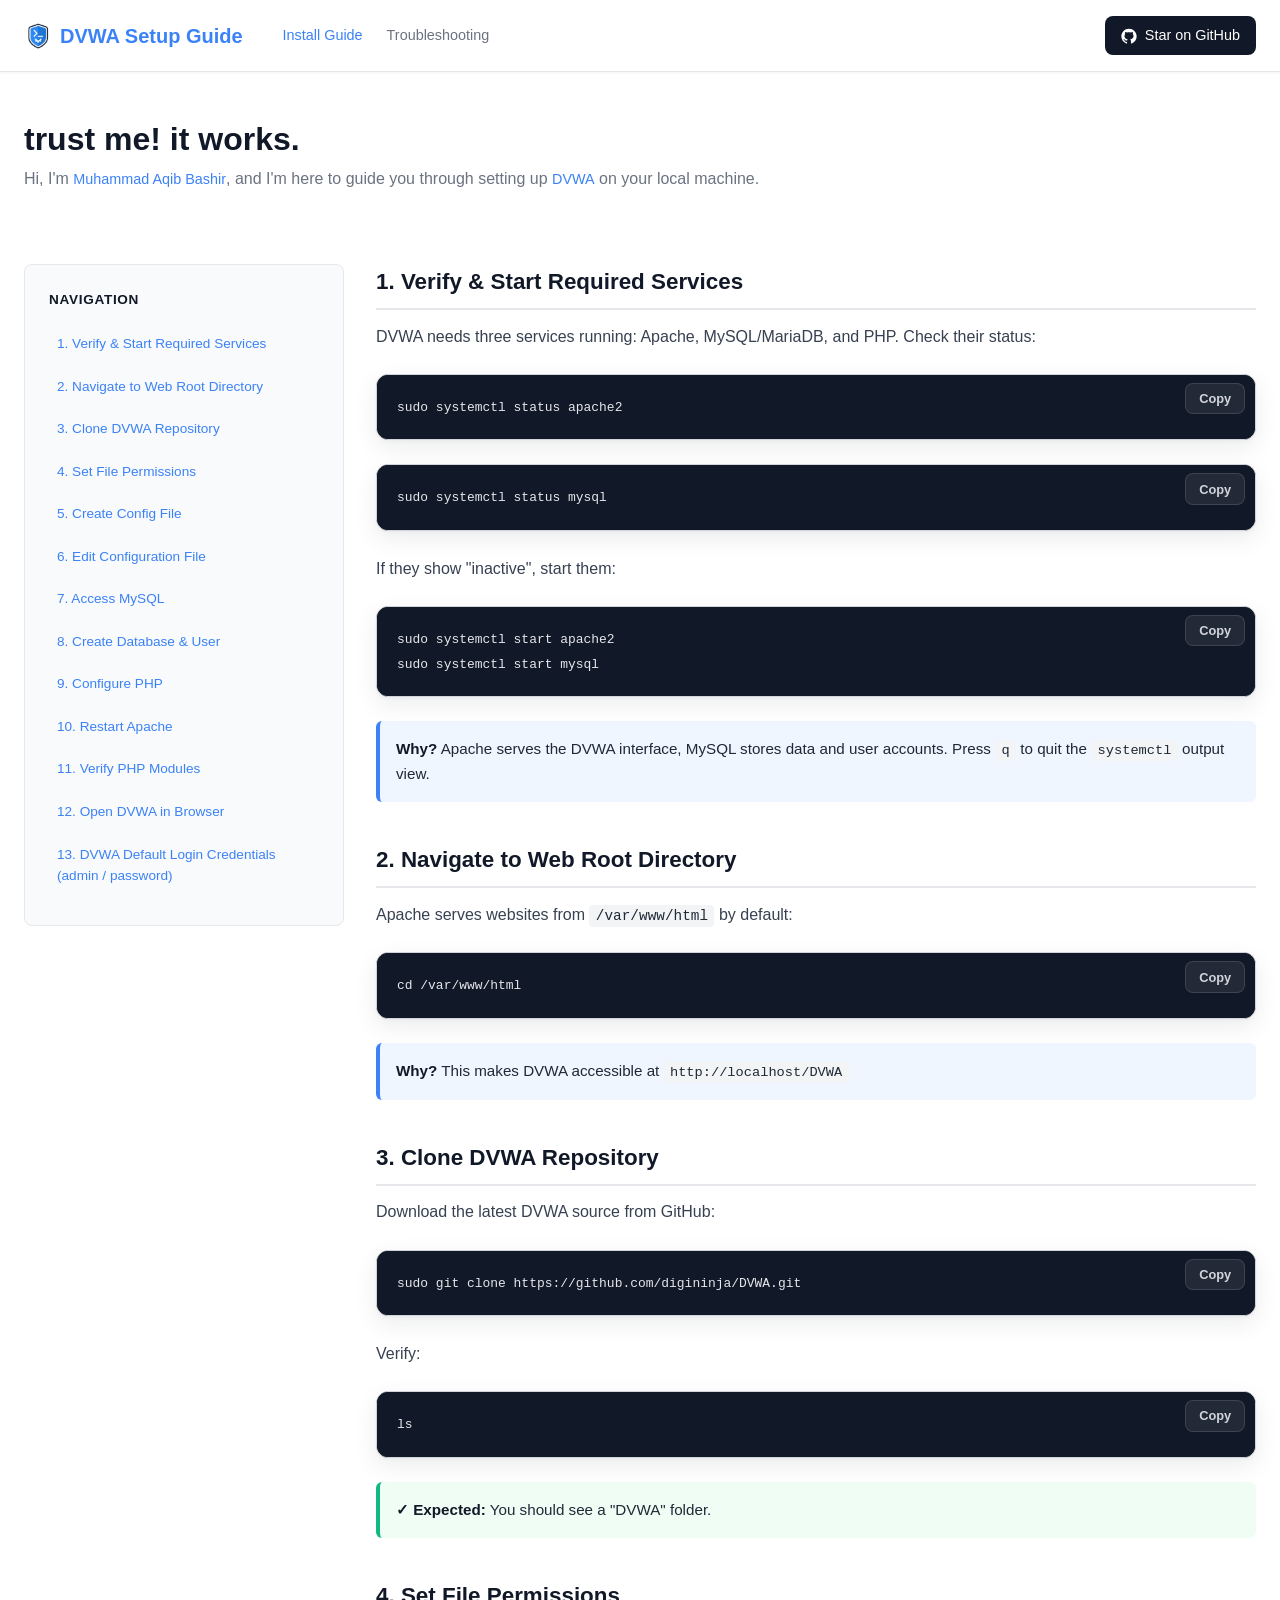
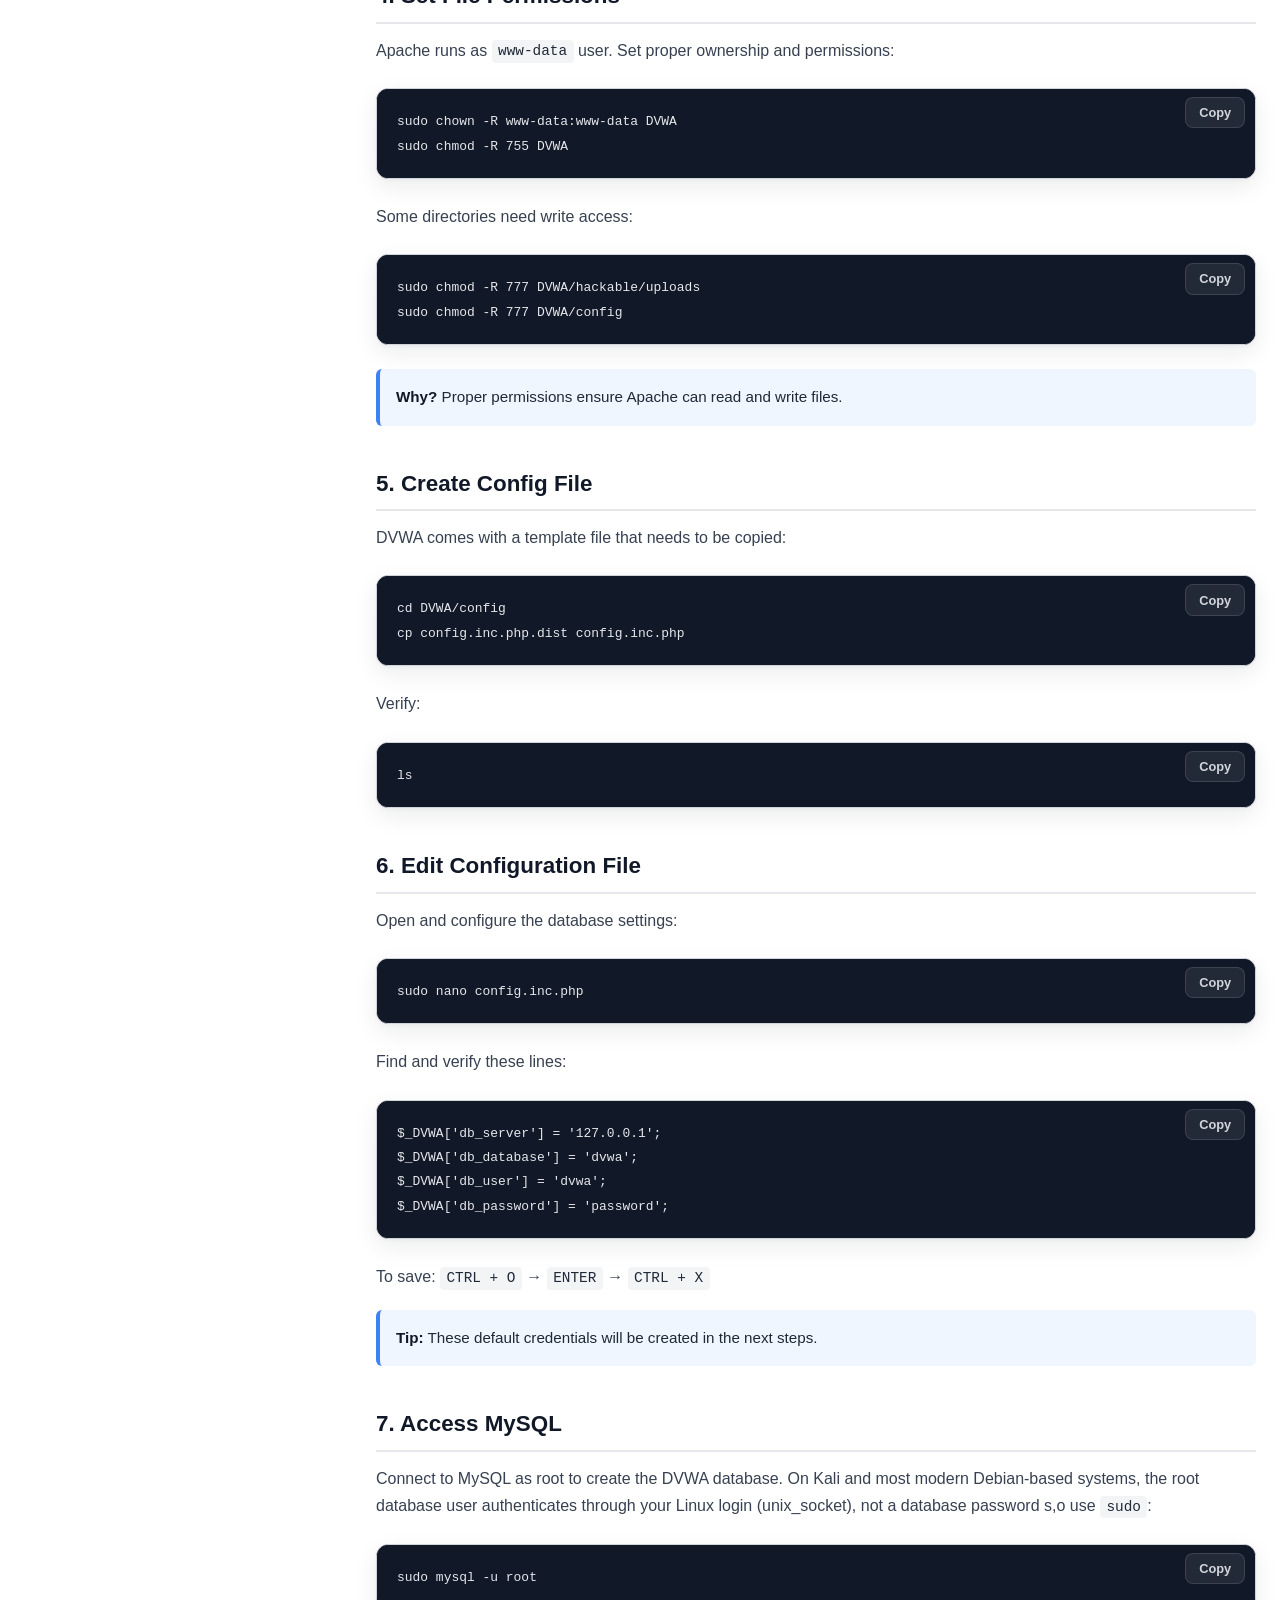
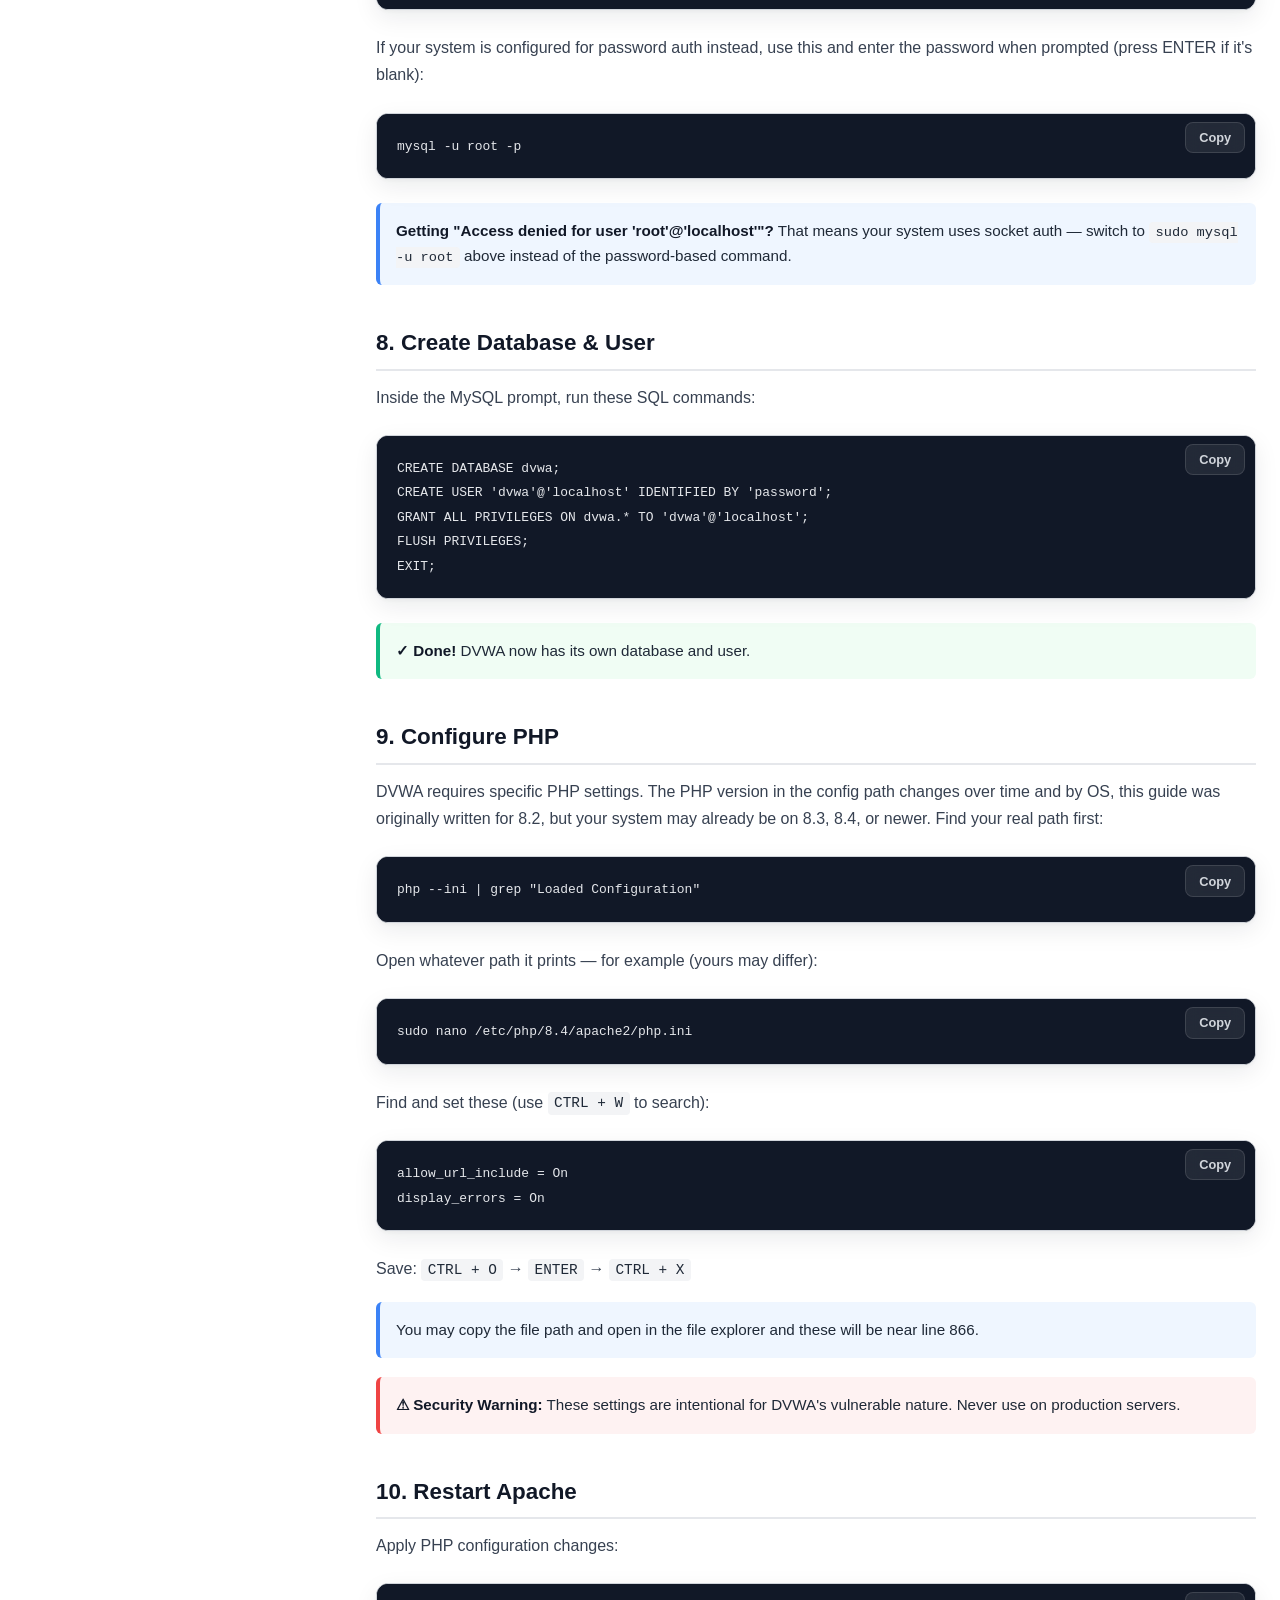
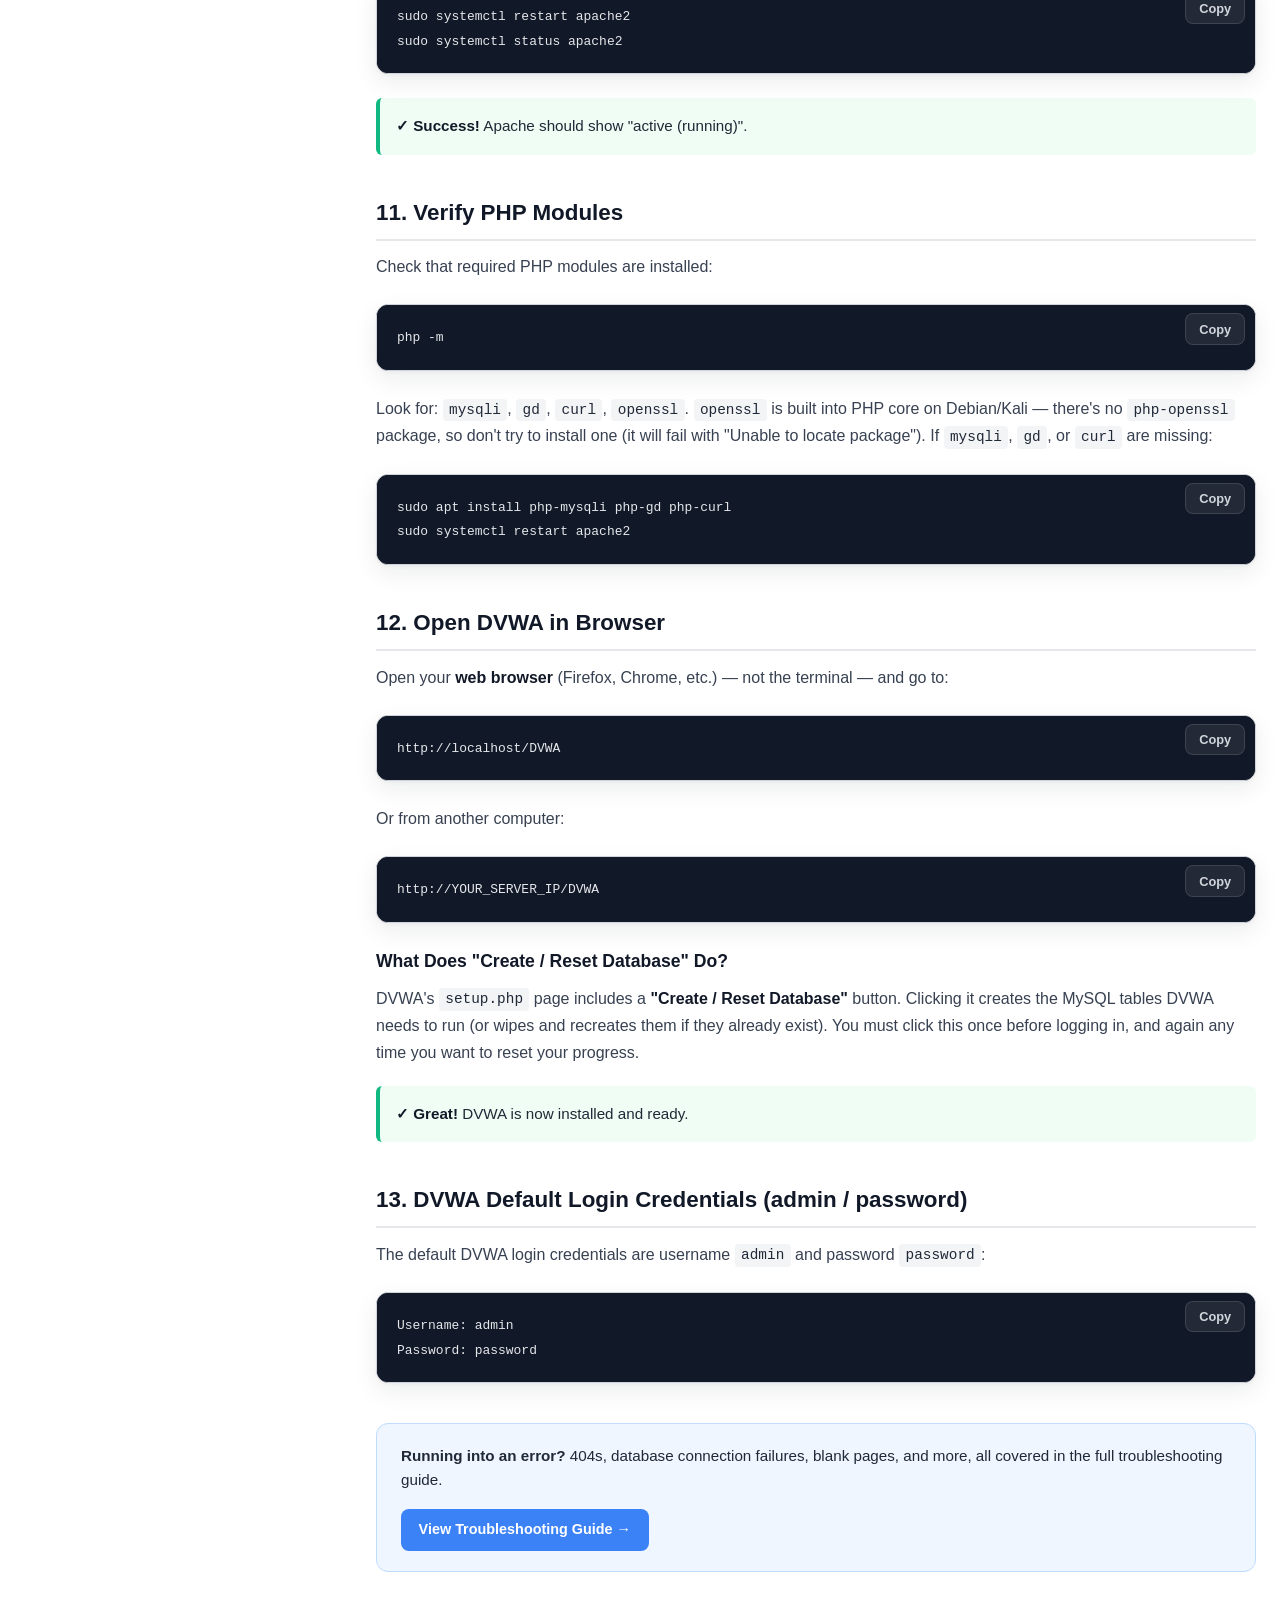
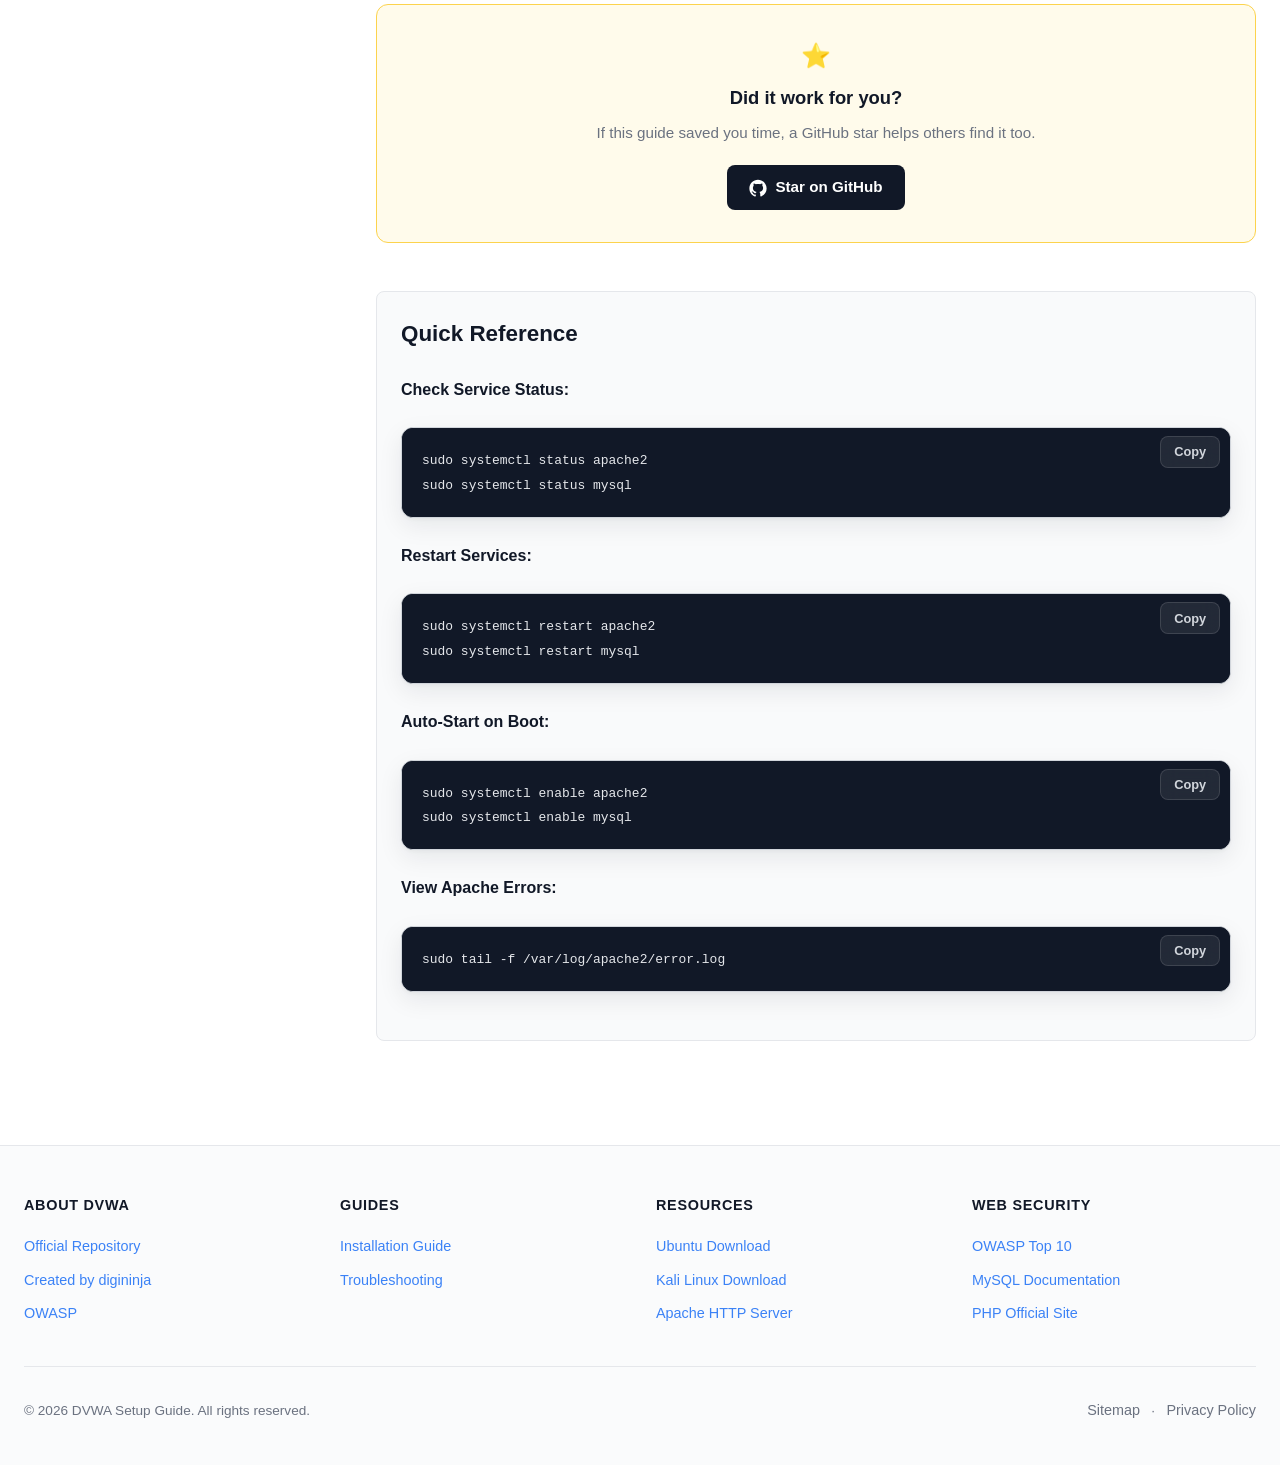
<file: index.html>
<!doctype html>
<html lang="en">
  <head>
    <!-- ── Primary Meta ── -->
    <meta charset="UTF-8" />
    <meta name="viewport" content="width=device-width, initial-scale=1.0" />
    <meta
      name="robots"
      content="index, follow, max-snippet:-1, max-image-preview:large, max-video-preview:-1"
    />
    <title>Install DVWA in Ubuntu or Kali - Copy Paste Commands</title>
    <link rel="shortcut icon" href="./favicon.png" type="image/png" />

    <meta
      name="description"
      content="Install DVWA on Kali or Ubuntu Linux in few minutes, Default login credentials, copy-paste commands, and a troubleshooting guide for common setup errors, no Docker required."
    />
    <meta
      name="keywords"
      content="DVWA installation, Damn Vulnerable Web Application, DVWA setup Ubuntu, DVWA Kali Linux, DVWA Apache MySQL PHP, web security lab, ethical hacking setup, DVWA tutorial 2024, install DVWA, LAMP stack DVWA, dvwa setup guide, how to install dvwa on kali linux, dvwa setup ubuntu, dvwa installation guide, dvwa download, tryhackme, try hack me, dvwa on linux"
    />
    <meta name="author" content="Muhammad Aqib Bashir" />
    <meta name="theme-color" content="#3b82f6" />
    <link
      rel="canonical"
      href="https://muhammad-aqib-bashir.github.io/DVWA-setup-guide/"
    />

    <!-- ── Open Graph (Facebook, LinkedIn, WhatsApp) ── -->
    <meta property="og:type" content="article" />
    <meta property="og:site_name" content="DVWA Setup Guide" />
    <meta property="og:title" content="How to Install DVWA in Ubuntu & Kali" />
    <meta
      property="og:description"
      content="Complete DVWA installation guide for Ubuntu or Kali Linuxno Docker required. Default login credentials, copyable commands, and troubleshooting for common errors."
    />
    <meta
      property="og:url"
      content="https://muhammad-aqib-bashir.github.io/DVWA-setup-guide/"
    />
    <meta
      property="og:image"
      content="https://muhammad-aqib-bashir.github.io/DVWA-setup-guide/og-image.png"
    />
    <meta property="og:image:width" content="1200" />
    <meta property="og:image:height" content="630" />
    <meta
      property="og:image:alt"
      content="DVWA Installation GuideUbuntu and Kali Linux setup tutorial"
    />
    <meta property="og:locale" content="en_US" />
    <meta property="article:author" content="Muhammad Aqib Bashir" />
    <meta property="article:section" content="Web Security" />
    <meta property="article:tag" content="DVWA" />
    <meta property="article:tag" content="Kali Linux" />
    <meta property="article:tag" content="Ubuntu" />
    <meta property="article:tag" content="Ethical Hacking" />
    <meta property="article:tag" content="Web Security" />
    <meta property="article:published_time" content="2026-06-03T00:00:00Z" />
    <meta property="article:modified_time" content="2026-08-01T00:00:00Z" />

    <!-- ── Twitter / X Card ── -->
    <meta name="twitter:card" content="summary_large_image" />
    <meta name="twitter:title" content="How to Install DVWA in Ubuntu & Kali" />
    <meta
      name="twitter:description"
      content="Complete DVWA setup guide for Ubuntu or Kali Linuxno Docker required. Default credentials, copyable commands, and troubleshooting included."
    />
    <meta
      name="twitter:image"
      content="https://muhammad-aqib-bashir.github.io/DVWA-setup-guide/og-image.png"
    />
    <meta
      name="twitter:image:alt"
      content="DVWA Installation GuideUbuntu and Kali Linux"
    />
    <meta name="twitter:creator" content="@mAqibBashir" />
    <meta name="twitter:site" content="@mAqibBashir" />

    <!-- ── Additional SEO Signals ── -->
    <meta
      name="category"
      content="Cybersecurity, Web Security, Ethical Hacking"
    />
    <meta name="coverage" content="Worldwide" />
    <meta name="rating" content="general" />
    <meta name="language" content="English" />
    <meta name="revisit-after" content="30 days" />
    <meta name="generator" content="Static HTML" />

    <meta
      name="google-site-verification"
      content="b5u1dbb1Fe77AFuDYEVjuFqZe6uXr1ec8IaFVAgKizY"
    />

    <script type="application/ld+json">
      {
        "@context": "https://schema.org",
        "@graph": [
          {
            "@type": "TechArticle",
            "@id": "https://muhammad-aqib-bashir.github.io/DVWA-setup-guide/#article",
            "headline": "How to Install DVWA in Ubuntu & Kali",
            "description": "Complete step-by-step guide to install DVWA (Damn Vulnerable Web Application) on Ubuntu or Kali Linux. Covers Apache, MySQL, PHP setup with copyable terminal commands. Ideal for beginners in web security and ethical hacking.",
            "image": {
              "@type": "ImageObject",
              "url": "https://muhammad-aqib-bashir.github.io/DVWA-setup-guide/og-image.png",
              "width": 1200,
              "height": 630
            },
            "url": "https://muhammad-aqib-bashir.github.io/DVWA-setup-guide/",
            "datePublished": "2026-06-03",
            "dateModified": "2026-06-03",
            "author": {
              "@type": "Person",
              "@id": "https://github.com/Muhammad-Aqib-Bashir",
              "name": "Muhammad Aqib Bashir",
              "url": "https://github.com/Muhammad-Aqib-Bashir"
            },
            "publisher": {
              "@type": "Person",
              "name": "Muhammad Aqib Bashir",
              "url": "https://github.com/Muhammad-Aqib-Bashir"
            },
            "mainEntityOfPage": {
              "@type": "WebPage",
              "@id": "https://muhammad-aqib-bashir.github.io/DVWA-setup-guide/"
            },
            "keywords": [
              "DVWA installation",
              "Damn Vulnerable Web Application",
              "dvwa Ubuntu setup",
              "dvwa Kali Linux",
              "Apache MySQL PHP",
              "LAMP stack",
              "web security tutorial",
              "ethical hacking",
              "cybersecurity lab",
              "download dvwa",
              "dvwa download",
              "tryhackme",
              "try hack me",
              "dvwa setup guide",
              "dvwa on linux",
              "dvwa on ubuntu",
              "dvwa on kali",
              "how to install dvwa on kali linux",
              "how to install dvwa on kali",
              "how to install dvwa on ubuntu",
              "how to install dvwa in kali linux",
              "how to install dvwa in kali",
              "how to install dvwa in ubuntu",
              "dvwa setup guide for linux",
              "dvwa setup guide for kali",
              "dvwa setup guide for kali linux",
              "dvwa setup guide for ubuntu"
            ],
            "articleSection": "Web Security",
            "inLanguage": "en-US",
            "proficiencyLevel": "Beginner",
            "dependencies": "Ubuntu 22.04+ or Kali Linux, Apache2, MySQL/MariaDB, PHP 8.2",
            "timeRequired": "PT15M"
          },
          {
            "@type": "HowTo",
            "@id": "https://muhammad-aqib-bashir.github.io/DVWA-setup-guide/#howto",
            "name": "How to Install DVWA in Ubuntu & Kali",
            "description": "Install the Damn Vulnerable Web Application (DVWA) on Ubuntu or Kali Linux for web security practice and ethical hacking training using this guide.",
            "image": "https://muhammad-aqib-bashir.github.io/DVWA-setup-guide/og-image.png",
            "totalTime": "PT15M",
            "estimatedCost": {
              "@type": "MonetaryAmount",
              "currency": "USD",
              "value": "0"
            },
            "supply": [
              {
                "@type": "HowToSupply",
                "name": "Ubuntu 22.04+ or Kali Linux"
              },
              {
                "@type": "HowToSupply",
                "name": "Apache2 web server"
              },
              {
                "@type": "HowToSupply",
                "name": "MySQL or MariaDB"
              },
              {
                "@type": "HowToSupply",
                "name": "PHP 8.2+"
              }
            ],
            "tool": [
              {
                "@type": "HowToTool",
                "name": "Terminal / Bash"
              },
              {
                "@type": "HowToTool",
                "name": "Git"
              },
              {
                "@type": "HowToTool",
                "name": "Web browser"
              }
            ],
            "step": [
              {
                "@type": "HowToStep",
                "position": 1,
                "name": "Verify & Start Required Services",
                "text": "Check and start Apache and MySQL services using systemctl commands.",
                "url": "https://muhammad-aqib-bashir.github.io/DVWA-setup-guide/#step1"
              },
              {
                "@type": "HowToStep",
                "position": 2,
                "name": "Navigate to Web Root Directory",
                "text": "Change directory to /var/www/html where Apache serves web content.",
                "url": "https://muhammad-aqib-bashir.github.io/DVWA-setup-guide/#step2"
              },
              {
                "@type": "HowToStep",
                "position": 3,
                "name": "Clone DVWA Repository",
                "text": "Clone the official DVWA GitHub repository into the web root.",
                "url": "https://muhammad-aqib-bashir.github.io/DVWA-setup-guide/#step3"
              },
              {
                "@type": "HowToStep",
                "position": 4,
                "name": "Set File Permissions",
                "text": "Assign correct ownership and permissions for Apache to read and write DVWA files.",
                "url": "https://muhammad-aqib-bashir.github.io/DVWA-setup-guide/#step4"
              },
              {
                "@type": "HowToStep",
                "position": 5,
                "name": "Create Config File",
                "text": "Copy the sample configuration template to create the active config file.",
                "url": "https://muhammad-aqib-bashir.github.io/DVWA-setup-guide/#step5"
              },
              {
                "@type": "HowToStep",
                "position": 6,
                "name": "Edit Configuration File",
                "text": "Set database credentials in config.inc.php to match the MySQL user created later.",
                "url": "https://muhammad-aqib-bashir.github.io/DVWA-setup-guide/#step6"
              },
              {
                "@type": "HowToStep",
                "position": 7,
                "name": "Access MySQL",
                "text": "Connect to MySQL as root to create the DVWA database and user.",
                "url": "https://muhammad-aqib-bashir.github.io/DVWA-setup-guide/#step7"
              },
              {
                "@type": "HowToStep",
                "position": 8,
                "name": "Create Database & User",
                "text": "Create the dvwa database, a dedicated user, and grant appropriate privileges.",
                "url": "https://muhammad-aqib-bashir.github.io/DVWA-setup-guide/#step8"
              },
              {
                "@type": "HowToStep",
                "position": 9,
                "name": "Configure PHP",
                "text": "Enable allow_url_include and display_errors in php.ini for DVWA compatibility.",
                "url": "https://muhammad-aqib-bashir.github.io/DVWA-setup-guide/#step9"
              },
              {
                "@type": "HowToStep",
                "position": 10,
                "name": "Restart Apache",
                "text": "Restart Apache to apply PHP configuration changes.",
                "url": "https://muhammad-aqib-bashir.github.io/DVWA-setup-guide/#step10"
              },
              {
                "@type": "HowToStep",
                "position": 11,
                "name": "Verify PHP Modules",
                "text": "Confirm required PHP modules (mysqli, gd, curl, openssl) are installed.",
                "url": "https://muhammad-aqib-bashir.github.io/DVWA-setup-guide/#step11"
              },
              {
                "@type": "HowToStep",
                "position": 12,
                "name": "Open DVWA in Browser",
                "text": "Visit http://localhost/DVWA and click 'Create / Reset Database' to initialize.",
                "url": "https://muhammad-aqib-bashir.github.io/DVWA-setup-guide/#step12"
              },
              {
                "@type": "HowToStep",
                "position": 13,
                "name": "Log In to DVWA",
                "text": "Log in with default credentials (admin / password) to begin security practice.",
                "url": "https://muhammad-aqib-bashir.github.io/DVWA-setup-guide/#step13"
              }
            ]
          },
          {
            "@type": "BreadcrumbList",
            "itemListElement": [
              {
                "@type": "ListItem",
                "position": 1,
                "name": "Home",
                "item": "https://muhammad-aqib-bashir.github.io/"
              },
              {
                "@type": "ListItem",
                "position": 2,
                "name": "DVWA Setup Guide",
                "item": "https://muhammad-aqib-bashir.github.io/DVWA-setup-guide/"
              }
            ]
          },
          {
            "@type": "SoftwareApplication",
            "name": "DVWA (Damn Vulnerable Web Application)",
            "applicationCategory": "SecurityApplication",
            "operatingSystem": "Ubuntu, Kali Linux, Debian",
            "offers": {
              "@type": "Offer",
              "price": "0",
              "priceCurrency": "USD"
            },
            "url": "https://github.com/digininja/DVWA",
            "license": "https://github.com/digininja/DVWA/blob/master/LICENSE.md",
            "author": {
              "@type": "Person",
              "name": "digininja",
              "url": "https://github.com/digininja"
            }
          },
          {
            "@type": "FAQPage",
            "mainEntity": [
              {
                "@type": "Question",
                "name": "What is DVWA?",
                "acceptedAnswer": {
                  "@type": "Answer",
                  "text": "DVWA (Damn Vulnerable Web Application) is an intentionally insecure PHP/MySQL web application used for practicing common web vulnerabilities like SQL injection, XSS, CSRF, and file inclusion in a safe, legal environment."
                }
              },
              {
                "@type": "Question",
                "name": "Does DVWA work on Ubuntu and Kali Linux?",
                "acceptedAnswer": {
                  "@type": "Answer",
                  "text": "Yes. DVWA runs on any Linux distribution that supports a LAMP stack (Apache, MySQL, PHP). This guide covers both Ubuntu 22.04+ and Kali Linux step by step."
                }
              },
              {
                "@type": "Question",
                "name": "How long does it take to install DVWA?",
                "acceptedAnswer": {
                  "@type": "Answer",
                  "text": "With all prerequisites met, DVWA installation takes approximately 10–15 minutes following this guide."
                }
              },
              {
                "@type": "Question",
                "name": "What PHP version is required for DVWA?",
                "acceptedAnswer": {
                  "@type": "Answer",
                  "text": "DVWA is compatible with PHP 7.4 and PHP 8.x. This guide uses PHP 8.2 with Apache on Ubuntu/Kali Linux."
                }
              },
              {
                "@type": "Question",
                "name": "Is DVWA safe to run?",
                "acceptedAnswer": {
                  "@type": "Answer",
                  "text": "DVWA should only be run on a local machine or isolated lab network. Never expose it to the public internet, as it is intentionally full of security vulnerabilities."
                }
              }
            ]
          }
        ]
      }
    </script>

    <!-- Google Analytics -->
    <script
      async
      src="https://www.googletagmanager.com/gtag/js?id=G-Q8MJM8LBXM"
    ></script>
    <script src="./scripts/analytics.js"></script>

    <!-- Shared styles (used by every page) -->
    <link rel="stylesheet" href="./styles/index.css" />

    <style>
      /* Page-specific styles for the install guide (shared rules live in styles.css) */
      .no-docker-note {
        color: #3b82f6;
        font-weight: 600;
        font-size: 0.95rem;
        margin-bottom: 0.5rem;
      }

      .troubleshoot-callout {
        display: flex;
        align-items: center;
        justify-content: space-between;
        gap: 1rem;
        flex-wrap: wrap;
        background: #eff6ff;
        border: 1px solid #bfdbfe;
        border-radius: 0.75rem;
        padding: 1.25rem 1.5rem;
        margin: 2rem 0;
      }
      .troubleshoot-callout p {
        margin: 0;
        color: #1f2937;
        font-size: 0.95rem;
      }
      .troubleshoot-callout a {
        display: inline-flex;
        align-items: center;
        gap: 0.4rem;
        background: #3b82f6;
        color: #fff;
        text-decoration: none;
        font-weight: 600;
        font-size: 0.9rem;
        padding: 0.6rem 1.1rem;
        border-radius: 0.5rem;
        transition: background 0.2s;
        white-space: nowrap;
      }
      .troubleshoot-callout a:hover {
        background: #2563eb;
      }
    </style>
  </head>
  <body>
    <header>
      <div class="wrapper">
        <div class="header-content">
          <a href="#" class="logo">
            <img src="./favicon.png" alt="DVWA Setup logo" class="logo-icon" />
            DVWA Setup Guide
          </a>
          <nav class="header-nav">
            <a href="index.html" class="active">Install Guide</a>
            <a href="troubleshooting.html">Troubleshooting</a>
          </nav>
          <a
            href="https://github.com/Muhammad-Aqib-Bashir/DVWA-setup-guide"
            target="_blank"
            rel="noopener noreferrer"
            class="github-btn"
          >
            <svg
              data-component="Octicon"
              aria-hidden="true"
              focusable="false"
              class="octicon octicon-mark-github"
              viewBox="0 0 24 24"
              width="24"
              height="24"
              fill="currentColor"
              display="inline-block"
              overflow="visible"
              style="vertical-align: text-bottom"
            >
              <path
                d="M10.226 17.284c-2.965-.36-5.054-2.493-5.054-5.256 0-1.123.404-2.336 1.078-3.144-.292-.741-.247-2.314.09-2.965.898-.112 2.111.36 2.83 1.01.853-.269 1.752-.404 2.853-.404 1.1 0 1.999.135 2.807.382.696-.629 1.932-1.1 2.83-.988.315.606.36 2.179.067 2.942.72.854 1.101 2 1.101 3.167 0 2.763-2.089 4.852-5.098 5.234.763.494 1.28 1.572 1.28 2.807v2.336c0 .674.561 1.056 1.235.786 4.066-1.55 7.255-5.615 7.255-10.646C23.5 6.188 18.334 1 11.978 1 5.62 1 .5 6.188.5 12.545c0 4.986 3.167 9.12 7.435 10.669.606.225 1.19-.18 1.19-.786V20.63a2.9 2.9 0 0 1-1.078.224c-1.483 0-2.359-.808-2.987-2.313-.247-.607-.517-.966-1.034-1.033-.27-.023-.359-.135-.359-.27 0-.27.45-.471.898-.471.652 0 1.213.404 1.797 1.235.45.651.921.943 1.483.943.561 0 .92-.202 1.437-.719.382-.381.674-.718.944-.943"
              ></path>
            </svg>
            Star on GitHub
          </a>
        </div>
      </div>
    </header>

    <main>
      <div class="wrapper">
        <section class="hero">
          <h1>trust me! it works.</h1>
          <p>
            Hi, I'm
            <a
              href="https://muhammadaqibbashir.netlify.app?utm_source=DVWA-setup-guide"
              target="_blank"
              rel="noopener noreferrer"
              class="author-link"
              >Muhammad Aqib Bashir</a
            >, and I'm here to guide you through setting up
            <a
              href="https://github.com/digininja/DVWA"
              target="_blank"
              rel="noopener noreferrer"
              >DVWA</a
            >
            on your local machine.
          </p>
        </section>

        <div class="main-layout">
          <aside class="sidebar-toc">
            <h2>Navigation</h2>
            <ul id="sidebarList">
              <!-- <li><a href="troubleshooting.html">Troubleshooting →</a></li> -->
            </ul>
          </aside>

          <div class="content-area">
            <nav class="toc">
              <h2>Quick Navigation</h2>
              <ul id="tocList"></ul>
            </nav>

            <div id="stepsContainer"></div>

            <div class="troubleshoot-callout">
              <p>
                <strong>Running into an error?</strong> 404s, database
                connection failures, blank pages, and more, all covered in the
                full troubleshooting guide.
              </p>
              <a href="troubleshooting.html">View Troubleshooting Guide →</a>
            </div>

            <!-- Post-install CTA -->
            <div
              style="
                background: #fffbeb;
                border: 1px solid #fcd34d;
                border-radius: 0.75rem;
                padding: 2rem;
                margin: 2rem 0;
                text-align: center;
              "
            >
              <p style="font-size: 1.5rem; margin-bottom: 0.5rem">⭐</p>
              <h3
                style="
                  font-size: 1.15rem;
                  font-weight: 700;
                  color: #111827;
                  margin-bottom: 0.5rem;
                "
              >
                Did it work for you?
              </h3>
              <p
                style="
                  color: #6b7280;
                  font-size: 0.95rem;
                  margin-bottom: 1.25rem;
                "
              >
                If this guide saved you time, a GitHub star helps others find it
                too.
              </p>
              <a
                href="https://github.com/Muhammad-Aqib-Bashir/DVWA-setup-guide"
                target="_blank"
                rel="noopener noreferrer"
                id="cta-star-btn"
                style="
                  display: inline-flex;
                  align-items: center;
                  gap: 0.5rem;
                  background: #111827;
                  color: #fff;
                  padding: 0.65rem 1.4rem;
                  border-radius: 0.5rem;
                  font-size: 0.95rem;
                  font-weight: 600;
                  text-decoration: none;
                  transition: background 0.2s;
                "
                onmouseover="
                  this.style.background = '#1f2937';
                  trackStarHover('cta_star_btn');
                "
                onmouseout="this.style.background = '#111827'"
                onclick="trackStarClick('cta_star_btn')"
              >
                <svg
                  viewBox="0 0 24 24"
                  width="18"
                  height="18"
                  fill="currentColor"
                  style="flex-shrink: 0"
                >
                  <path
                    d="M10.226 17.284c-2.965-.36-5.054-2.493-5.054-5.256 0-1.123.404-2.336 1.078-3.144-.292-.741-.247-2.314.09-2.965.898-.112 2.111.36 2.83 1.01.853-.269 1.752-.404 2.853-.404 1.1 0 1.999.135 2.807.382.696-.629 1.932-1.1 2.83-.988.315.606.36 2.179.067 2.942.72.854 1.101 2 1.101 3.167 0 2.763-2.089 4.852-5.098 5.234.763.494 1.28 1.572 1.28 2.807v2.336c0 .674.561 1.056 1.235.786 4.066-1.55 7.255-5.615 7.255-10.646C23.5 6.188 18.334 1 11.978 1 5.62 1 .5 6.188.5 12.545c0 4.986 3.167 9.12 7.435 10.669.606.225 1.19-.18 1.19-.786V20.63a2.9 2.9 0 0 1-1.078.224c-1.483 0-2.359-.808-2.987-2.313-.247-.607-.517-.966-1.034-1.033-.27-.023-.359-.135-.359-.27 0-.27.45-.471.898-.471.652 0 1.213.404 1.797 1.235.45.651.921.943 1.483.943.561 0 .92-.202 1.437-.719.382-.381.674-.718.944-.943"
                  />
                </svg>
                Star on GitHub
              </a>
            </div>

            <!-- Analytics: track header GitHub button hover & click -->
            <script>
              document.addEventListener("DOMContentLoaded", function () {
                const headerBtn = document.querySelector("header .github-btn");
                if (headerBtn) {
                  headerBtn.addEventListener("mouseenter", function () {
                    trackStarHover("header_star_btn");
                  });
                  headerBtn.addEventListener("click", function () {
                    trackStarClick("header_star_btn");
                  });
                }
              });
            </script>

            <section
              class="step"
              style="
                background: #f9fafb;
                padding: 1.5rem;
                border-radius: 0.5rem;
                margin-top: 3rem;
                border: 1px solid #e5e7eb;
              "
            >
              <h2 style="border: none; margin-bottom: 1rem">Quick Reference</h2>
              <p><strong>Check Service Status:</strong></p>
              <div class="code-block">
                <pre><code>sudo systemctl status apache2
sudo systemctl status mysql</code></pre>
              </div>
              <p><strong>Restart Services:</strong></p>
              <div class="code-block">
                <pre><code>sudo systemctl restart apache2
sudo systemctl restart mysql</code></pre>
              </div>
              <p><strong>Auto-Start on Boot:</strong></p>
              <div class="code-block">
                <pre><code>sudo systemctl enable apache2
sudo systemctl enable mysql</code></pre>
              </div>
              <p><strong>View Apache Errors:</strong></p>
              <div class="code-block">
                <pre><code>sudo tail -f /var/log/apache2/error.log</code></pre>
              </div>
            </section>
          </div>
        </div>
      </div>
    </main>

    <footer>
      <div class="wrapper">
        <div class="footer-content">
          <div class="footer-section">
            <h3>About DVWA</h3>
            <ul>
              <li>
                <a
                  href="https://github.com/digininja/DVWA"
                  target="_blank"
                  rel="noopener noreferrer"
                  >Official Repository</a
                >
              </li>
              <li>
                <a
                  href="https://github.com/digininja"
                  target="_blank"
                  rel="noopener noreferrer"
                  >Created by digininja</a
                >
              </li>
              <li>
                <a
                  href="https://owasp.org/"
                  target="_blank"
                  rel="noopener noreferrer"
                  >OWASP</a
                >
              </li>
            </ul>
          </div>
          <div class="footer-section">
            <h3>Guides</h3>
            <ul>
              <li><a href="index.html">Installation Guide</a></li>
              <li><a href="troubleshooting.html">Troubleshooting</a></li>
            </ul>
          </div>
          <div class="footer-section">
            <h3>Resources</h3>
            <ul>
              <li>
                <a
                  href="https://ubuntu.com/download"
                  target="_blank"
                  rel="noopener noreferrer"
                  >Ubuntu Download</a
                >
              </li>
              <li>
                <a
                  href="https://www.kali.org/downloads/"
                  target="_blank"
                  rel="noopener noreferrer"
                  >Kali Linux Download</a
                >
              </li>
              <li>
                <a
                  href="https://www.apache.org/"
                  target="_blank"
                  rel="noopener noreferrer"
                  >Apache HTTP Server</a
                >
              </li>
            </ul>
          </div>
          <div class="footer-section">
            <h3>Web Security</h3>
            <ul>
              <li>
                <a
                  href="https://owasp.org/www-project-top-ten/"
                  target="_blank"
                  rel="noopener noreferrer"
                  >OWASP Top 10</a
                >
              </li>
              <li>
                <a
                  href="https://www.mysql.com/"
                  target="_blank"
                  rel="noopener noreferrer"
                  >MySQL Documentation</a
                >
              </li>
              <li>
                <a
                  href="https://www.php.net/"
                  target="_blank"
                  rel="noopener noreferrer"
                  >PHP Official Site</a
                >
              </li>
            </ul>
          </div>
        </div>
        <div class="footer-divider"></div>
        <div class="footer-bottom">
          <p>© 2026 DVWA Setup Guide. All rights reserved.</p>
          <p>
            <a style="color: inherit" href="./sitemap.xml">Sitemap</a>
            &nbsp; &middot; &nbsp;
            <a style="color: inherit" href="./privacy-policy.html"
              >Privacy Policy</a
            >
          </p>
        </div>
      </div>
    </footer>

    <script>
      const stepsData = [
        {
          id: "step1",
          title: "1. Verify & Start Required Services",
          content:
            "<p>DVWA needs three services running: Apache, MySQL/MariaDB, and PHP. Check their status:</p>",
          codeBlocks: [
            { code: "sudo systemctl status apache2" },
            { code: "sudo systemctl status mysql" },
          ],
          afterCode: '<p>If they show "inactive", start them:</p>',
          moreBlocks: [
            {
              code: "sudo systemctl start apache2\nsudo systemctl start mysql",
            },
          ],

          info: "<strong>Why?</strong> Apache serves the DVWA interface, MySQL stores data and user accounts.\n\nPress <code>q</code> to quit the <code>systemctl</code> output view.",
        },
        {
          id: "step2",
          title: "2. Navigate to Web Root Directory",
          content:
            "<p>Apache serves websites from <code>/var/www/html</code> by default:</p>",
          codeBlocks: [{ code: "cd /var/www/html" }],
          info: "<strong>Why?</strong> This makes DVWA accessible at <code>http://localhost/DVWA</code>",
        },
        {
          id: "step3",
          title: "3. Clone DVWA Repository",
          content: "<p>Download the latest DVWA source from GitHub:</p>",
          codeBlocks: [
            { code: "sudo git clone https://github.com/digininja/DVWA.git" },
          ],
          afterCode: "<p>Verify:</p>",
          moreBlocks: [{ code: "ls" }],
          success:
            '<strong>✓ Expected:</strong> You should see a "DVWA" folder.',
        },
        {
          id: "step4",
          title: "4. Set File Permissions",
          content:
            "<p>Apache runs as <code>www-data</code> user. Set proper ownership and permissions:</p>",
          codeBlocks: [
            {
              code: "sudo chown -R www-data:www-data DVWA\nsudo chmod -R 755 DVWA",
            },
          ],
          afterCode: "<p>Some directories need write access:</p>",
          moreBlocks: [
            {
              code: "sudo chmod -R 777 DVWA/hackable/uploads\nsudo chmod -R 777 DVWA/config",
            },
          ],
          info: "<strong>Why?</strong> Proper permissions ensure Apache can read and write files.",
        },
        {
          id: "step5",
          title: "5. Create Config File",
          content:
            "<p>DVWA comes with a template file that needs to be copied:</p>",
          codeBlocks: [
            { code: "cd DVWA/config\ncp config.inc.php.dist config.inc.php" },
          ],
          afterCode: "<p>Verify:</p>",
          moreBlocks: [{ code: "ls" }],
        },
        {
          id: "step6",
          title: "6. Edit Configuration File",
          content: "<p>Open and configure the database settings:</p>",
          codeBlocks: [{ code: "sudo nano config.inc.php" }],
          afterCode: "<p>Find and verify these lines:</p>",
          moreBlocks: [
            {
              code: "$_DVWA['db_server'] = '127.0.0.1';\n$_DVWA['db_database'] = 'dvwa';\n$_DVWA['db_user'] = 'dvwa';\n$_DVWA['db_password'] = 'password';",
            },
          ],
          afterCode2:
            "<p>To save: <code>CTRL + O</code> → <code>ENTER</code> → <code>CTRL + X</code></p>",
          info: "<strong>Tip:</strong> These default credentials will be created in the next steps.",
        },
        {
          id: "step7",
          title: "7. Access MySQL",
          content:
            "<p>Connect to MySQL as root to create the DVWA database. On Kali and most modern Debian-based systems, the root database user authenticates through your Linux login (unix_socket), not a database password s,o use <code>sudo</code>:</p>",
          codeBlocks: [{ code: "sudo mysql -u root" }],
          afterCode:
            "<p>If your system is configured for password auth instead, use this and enter the password when prompted (press ENTER if it's blank):</p>",
          moreBlocks: [{ code: "mysql -u root -p" }],
          info: "<strong>Getting \"Access denied for user 'root'@'localhost'\"?</strong> That means your system uses socket auth — switch to <code>sudo mysql -u root</code> above instead of the password-based command.",
        },
        {
          id: "step8",
          title: "8. Create Database & User",
          content: "<p>Inside the MySQL prompt, run these SQL commands:</p>",
          codeBlocks: [
            {
              code: "CREATE DATABASE dvwa;\nCREATE USER 'dvwa'@'localhost' IDENTIFIED BY 'password';\nGRANT ALL PRIVILEGES ON dvwa.* TO 'dvwa'@'localhost';\nFLUSH PRIVILEGES;\nEXIT;",
            },
          ],
          success:
            "<strong>✓ Done!</strong> DVWA now has its own database and user.",
        },
        {
          id: "step9",
          title: "9. Configure PHP",
          content:
            "<p>DVWA requires specific PHP settings. The PHP version in the config path changes over time and by OS, this guide was originally written for 8.2, but your system may already be on 8.3, 8.4, or newer. Find your real path first:</p>",
          codeBlocks: [{ code: 'php --ini | grep "Loaded Configuration"' }],
          afterCode:
            "<p>Open whatever path it prints — for example (yours may differ):</p>",
          moreBlocks: [{ code: "sudo nano /etc/php/8.4/apache2/php.ini" }],
          afterCode2:
            '<p>Find and set these (use <code>CTRL + W</code> to search):</p><div class="code-block"><pre><code>allow_url_include = On\ndisplay_errors = On</code></pre></div><p>Save: <code>CTRL + O</code> → <code>ENTER</code> → <code>CTRL + X</code></p>',
          info: "You may copy the file path and open in the file explorer and these will be near line 866.",
          warning:
            "<strong>⚠ Security Warning:</strong> These settings are intentional for DVWA's vulnerable nature. Never use on production servers.",
        },
        {
          id: "step10",
          title: "10. Restart Apache",
          content: "<p>Apply PHP configuration changes:</p>",
          codeBlocks: [
            {
              code: "sudo systemctl restart apache2\nsudo systemctl status apache2",
            },
          ],
          success:
            '<strong>✓ Success!</strong> Apache should show "active (running)".',
        },
        {
          id: "step11",
          title: "11. Verify PHP Modules",
          content: "<p>Check that required PHP modules are installed:</p>",
          codeBlocks: [{ code: "php -m" }],
          afterCode:
            "<p>Look for: <code>mysqli</code>, <code>gd</code>, <code>curl</code>, <code>openssl</code>. <code>openssl</code> is built into PHP core on Debian/Kali — there's no <code>php-openssl</code> package, so don't try to install one (it will fail with \"Unable to locate package\"). If <code>mysqli</code>, <code>gd</code>, or <code>curl</code> are missing:</p>",
          moreBlocks: [
            {
              code: "sudo apt install php-mysqli php-gd php-curl\nsudo systemctl restart apache2",
            },
          ],
        },
        {
          id: "step12",
          title: "12. Open DVWA in Browser",
          content:
            "<p>Open your <strong>web browser</strong> (Firefox, Chrome, etc.) — not the terminal — and go to:</p>",
          codeBlocks: [{ code: "http://localhost/DVWA" }],
          afterCode: "<p>Or from another computer:</p>",
          moreBlocks: [{ code: "http://YOUR_SERVER_IP/DVWA" }],
          afterCode2:
            '<h3>What Does "Create / Reset Database" Do?</h3><p>DVWA\'s <code>setup.php</code> page includes a <strong>"Create / Reset Database"</strong> button. Clicking it creates the MySQL tables DVWA needs to run (or wipes and recreates them if they already exist). You must click this once before logging in, and again any time you want to reset your progress.</p>',
          success: "<strong>✓ Great!</strong> DVWA is now installed and ready.",
        },
        {
          id: "step13",
          title: "13. DVWA Default Login Credentials (admin / password)",
          content:
            "<p>The default DVWA login credentials are username <code>admin</code> and password <code>password</code>:</p>",
          codeBlocks: [{ code: "Username: admin\nPassword: password" }],
        },
      ];

      function renderSteps() {
        const container = document.getElementById("stepsContainer");
        const tocList = document.getElementById("tocList");
        const sidebarList = document.getElementById("sidebarList");

        stepsData.forEach((step) => {
          let html = `<section id="${step.id}" class="step"><h2>${step.title}</h2>${step.content}`;

          if (step.codeBlocks) {
            step.codeBlocks.forEach((block) => {
              html += `<div class="code-block"><pre><code>${escapeHtml(block.code)}</code></pre></div>`;
            });
          }

          if (step.afterCode) html += step.afterCode;
          if (step.moreBlocks) {
            step.moreBlocks.forEach((block) => {
              html += `<div class="code-block"><pre><code>${escapeHtml(block.code)}</code></pre></div>`;
            });
          }
          if (step.afterCode2) html += step.afterCode2;

          if (step.info) html += `<div class="info-box">${step.info}</div>`;
          if (step.warning)
            html += `<div class="warning-box">${step.warning}</div>`;
          if (step.success)
            html += `<div class="success-box">${step.success}</div>`;

          html += "</section>";
          container.innerHTML += html;

          const stepNum = step.title.split(".")[0];
          const stepText = step.title.split(".").slice(1).join(".").trim();
          tocList.innerHTML += `<li><a href="#${step.id}">${stepNum}. ${stepText}</a></li>`;
          sidebarList.innerHTML += `<li><a href="#${step.id}">${stepNum}. ${stepText}</a></li>`;
        });

        addCopyButtons();
      }

      function escapeHtml(text) {
        const div = document.createElement("div");
        div.textContent = text;
        return div.innerHTML;
      }

      function addCopyButtons() {
        document.querySelectorAll(".code-block").forEach((block) => {
          if (block.querySelector(".copy-btn")) return;
          const btn = document.createElement("button");
          btn.className = "copy-btn";
          btn.textContent = "Copy";
          btn.setAttribute("aria-label", "Copy command");

          btn.addEventListener("click", async function (e) {
            e.preventDefault();
            const code = block.querySelector("pre code").textContent;
            try {
              await navigator.clipboard.writeText(code);
              this.textContent = "✓ Copied!";
              this.classList.add("copied");
              setTimeout(() => {
                this.textContent = "Copy";
                this.classList.remove("copied");
              }, 2000);
            } catch {
              const textarea = document.createElement("textarea");
              textarea.value = code;
              document.body.appendChild(textarea);
              textarea.select();
              document.execCommand("copy");
              document.body.removeChild(textarea);
              this.textContent = "✓ Copied!";
              this.classList.add("copied");
              setTimeout(() => {
                this.textContent = "Copy";
                this.classList.remove("copied");
              }, 2000);
            }
          });
          block.style.position = "relative";
          block.appendChild(btn);
        });
      }

      function updateSidebarActive() {
        const sections = document.querySelectorAll(".step");
        const links = document.querySelectorAll(".sidebar-toc a");
        let current = "";
        sections.forEach((section) => {
          if (pageYOffset >= section.offsetTop - 100) {
            current = section.getAttribute("id");
          }
        });
        links.forEach((link) => {
          link.classList.remove("active");
          if (link.getAttribute("href").slice(1) === current) {
            link.classList.add("active");
          }
        });
      }

      document.addEventListener("DOMContentLoaded", renderSteps);
      window.addEventListener("scroll", updateSidebarActive);

      // Guide completion tracking (GA4): compare tutorial_complete /
      // tutorial_begin counts in Search Console → GA4 to get a completion
      // rate for the install guide.
      trackOnView("step1", "tutorial_begin", {
        event_category: "guide_progress",
        event_label: "dvwa_install_guide",
      });
      trackOnView("step13", "tutorial_complete", {
        event_category: "guide_progress",
        event_label: "dvwa_install_guide",
      });
    </script>
  </body>
</html>
</file>
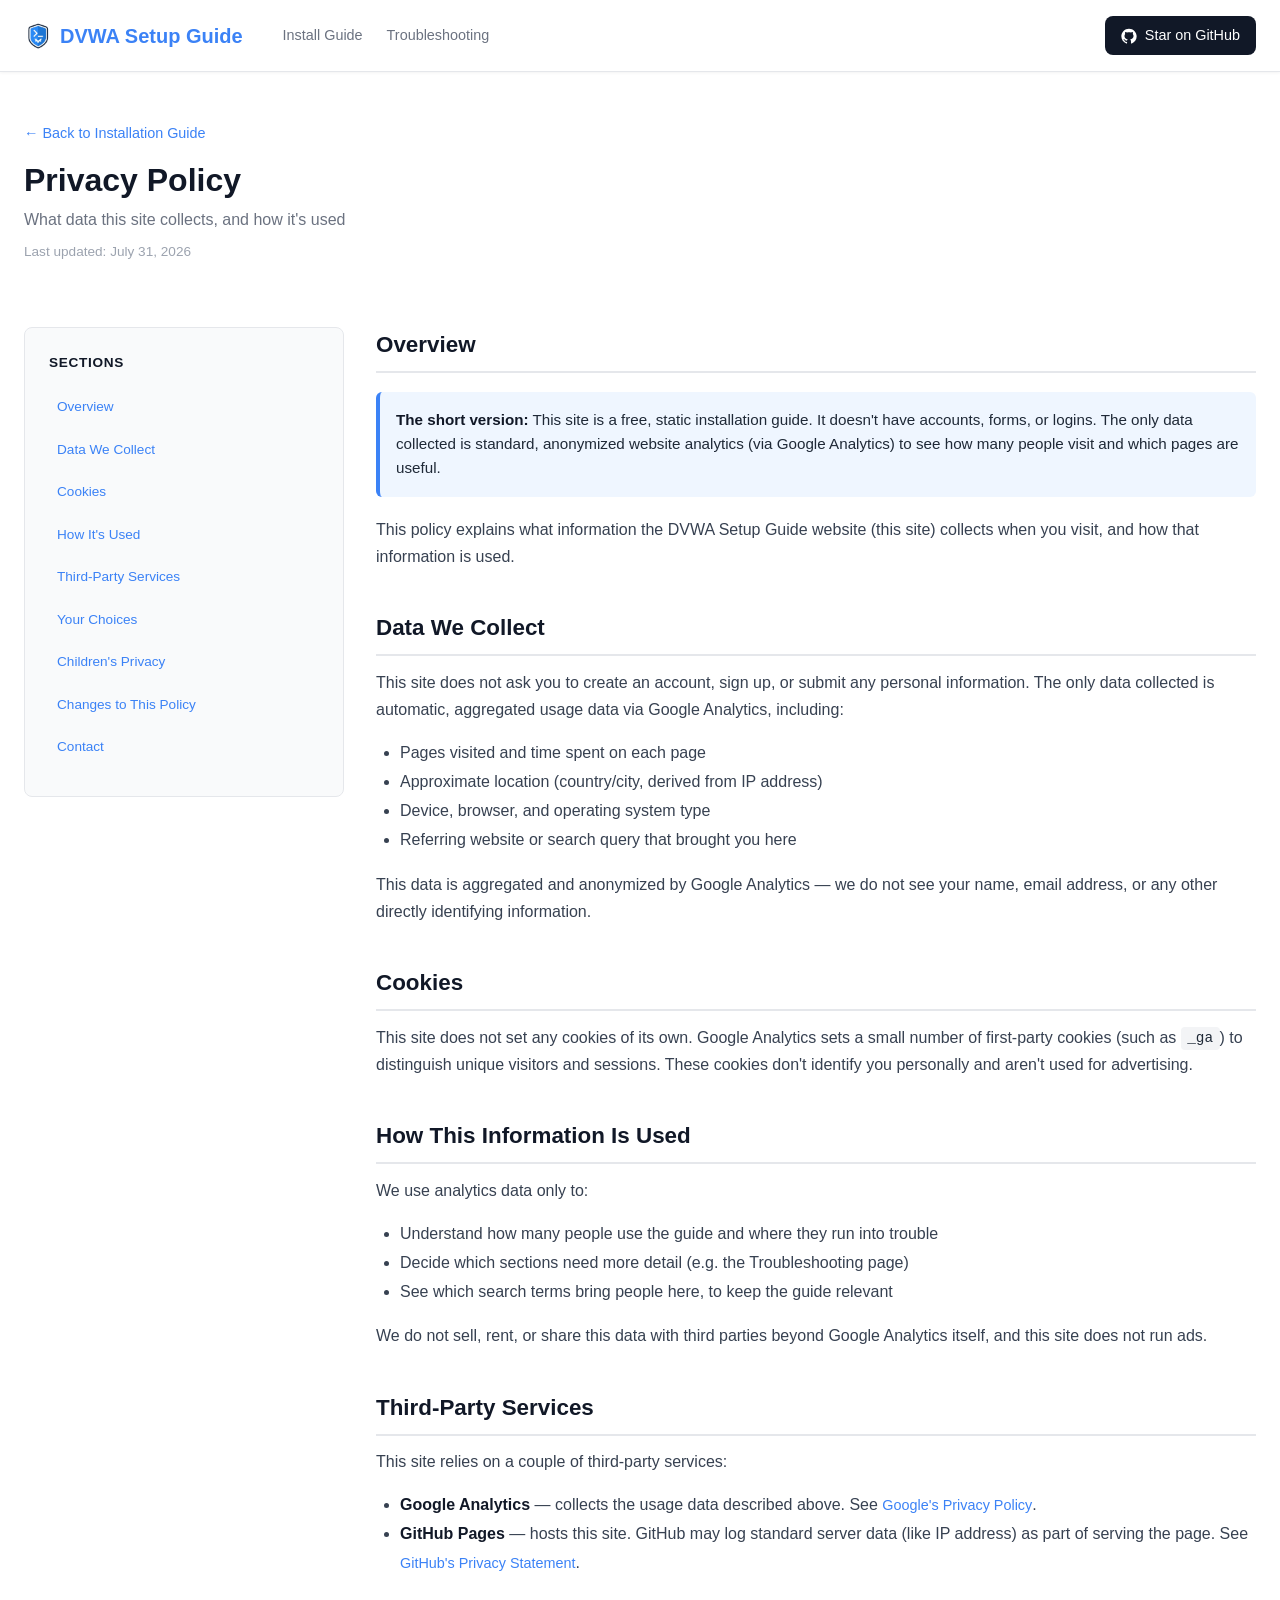
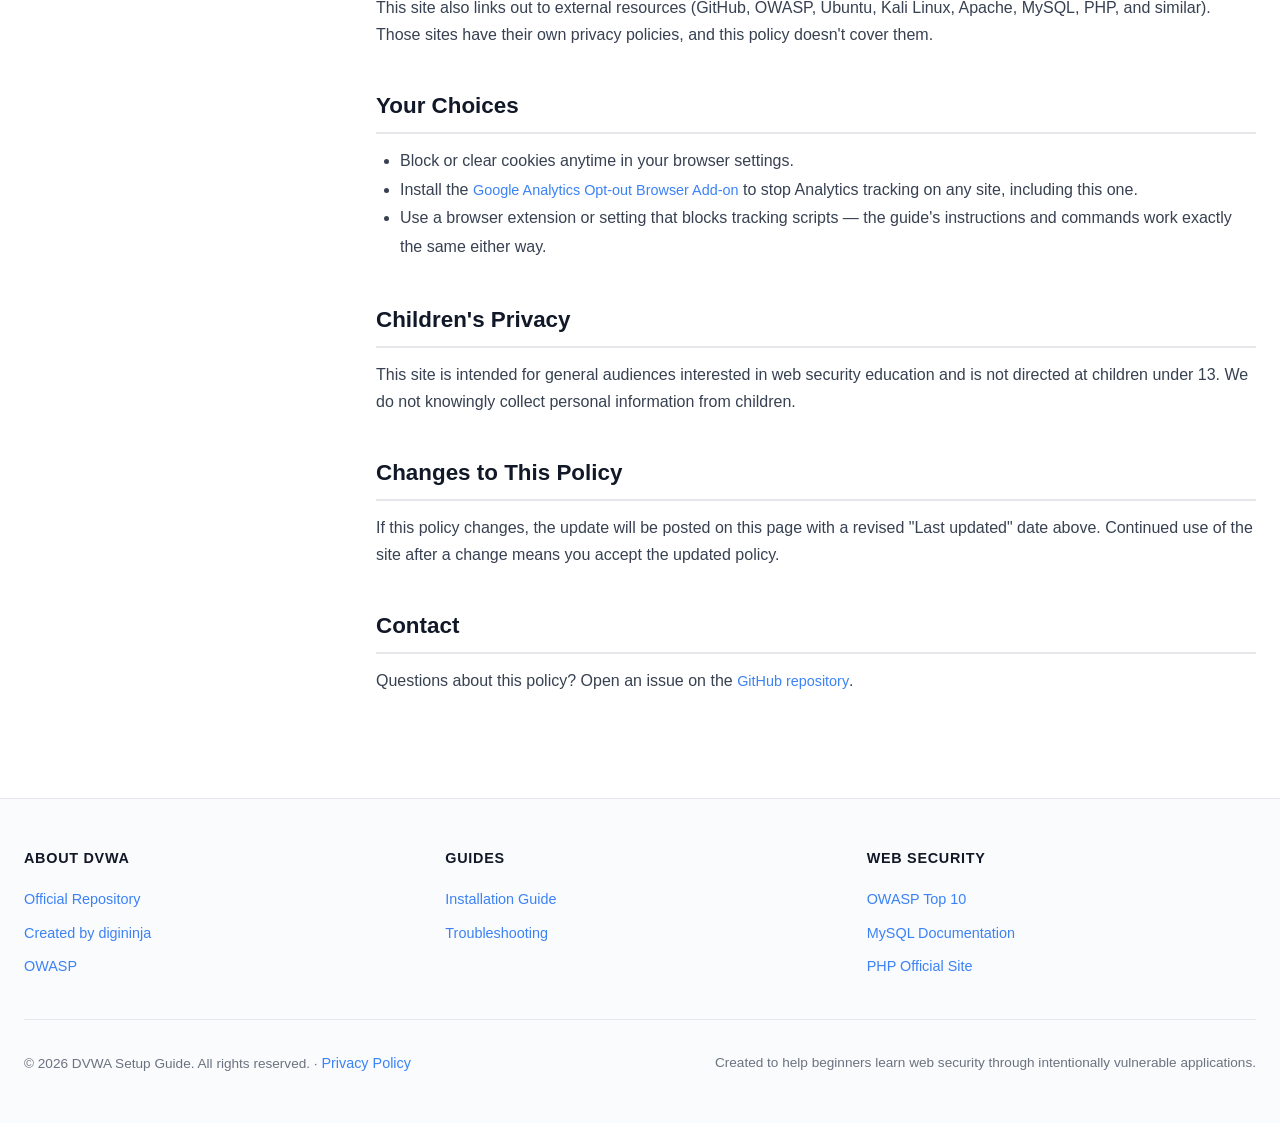
<file: privacy-policy.html>
<!doctype html>
<html lang="en">
  <head>
    <meta charset="UTF-8" />
    <meta name="viewport" content="width=device-width, initial-scale=1.0" />
    <meta name="robots" content="index, follow" />
    <title>Privacy Policy</title>

    <link rel="shortcut icon" href="favicon.png" type="image/png" />

    <meta
      name="description"
      content="Privacy policy for the DVWA Setup Guide website — what data is collected, how Google Analytics is used, and your choices."
    />
    <meta name="theme-color" content="#3b82f6" />
    <link
      rel="canonical"
      href="https://muhammad-aqib-bashir.github.io/DVWA-setup-guide/privacy.html"
    />

    <!-- Google Analytics -->
    <script
      async
      src="https://www.googletagmanager.com/gtag/js?id=G-Q8MJM8LBXM"
    ></script>
    <script src="./scripts/analytics.js"></script>

    <!-- Shared styles (used by every page) -->
    <link rel="stylesheet" href="./styles/index.css" />

    <style>
      /* Page-specific styles for the privacy policy (shared rules live in styles.css) */
      .updated-date {
        font-size: 0.85rem;
        color: #9ca3af;
        margin-top: 0.25rem;
      }
      .policy-section ul {
        margin: 0 0 1rem 1.5rem;
        color: #374151;
        line-height: 1.8;
      }
    </style>
  </head>
  <body>
    <header>
      <div class="wrapper">
        <div class="header-content">
          <a href="index.html" class="logo">
            <img src="./favicon.png" alt="DVWA Setup logo" class="logo-icon" />
            DVWA Setup Guide
          </a>
          <nav class="header-nav">
            <a href="index.html">Install Guide</a>
            <a href="troubleshooting.html">Troubleshooting</a>
          </nav>
          <a
            href="https://github.com/Muhammad-Aqib-Bashir/DVWA-setup-guide"
            target="_blank"
            rel="noopener noreferrer"
            class="github-btn"
          >
            <svg
              viewBox="0 0 24 24"
              width="24"
              height="24"
              fill="currentColor"
              style="vertical-align: text-bottom"
            >
              <path
                d="M10.226 17.284c-2.965-.36-5.054-2.493-5.054-5.256 0-1.123.404-2.336 1.078-3.144-.292-.741-.247-2.314.09-2.965.898-.112 2.111.36 2.83 1.01.853-.269 1.752-.404 2.853-.404 1.1 0 1.999.135 2.807.382.696-.629 1.932-1.1 2.83-.988.315.606.36 2.179.067 2.942.72.854 1.101 2 1.101 3.167 0 2.763-2.089 4.852-5.098 5.234.763.494 1.28 1.572 1.28 2.807v2.336c0 .674.561 1.056 1.235.786 4.066-1.55 7.255-5.615 7.255-10.646C23.5 6.188 18.334 1 11.978 1 5.62 1 .5 6.188.5 12.545c0 4.986 3.167 9.12 7.435 10.669.606.225 1.19-.18 1.19-.786V20.63a2.9 2.9 0 0 1-1.078.224c-1.483 0-2.359-.808-2.987-2.313-.247-.607-.517-.966-1.034-1.033-.27-.023-.359-.135-.359-.27 0-.27.45-.471.898-.471.652 0 1.213.404 1.797 1.235.45.651.921.943 1.483.943.561 0 .92-.202 1.437-.719.382-.381.674-.718.944-.943"
              ></path>
            </svg>
            Star on GitHub
          </a>
        </div>
      </div>
    </header>

    <main>
      <div class="wrapper">
        <section class="hero">
          <a href="index.html" class="back-link"
            >← Back to Installation Guide</a
          >
          <h1>Privacy Policy</h1>
          <p>What data this site collects, and how it's used</p>
          <div class="updated-date">Last updated: July 31, 2026</div>
        </section>

        <div class="main-layout">
          <aside class="sidebar-toc">
            <h2>Sections</h2>
            <ul>
              <li><a href="#overview">Overview</a></li>
              <li><a href="#data-collected">Data We Collect</a></li>
              <li><a href="#cookies">Cookies</a></li>
              <li><a href="#how-used">How It's Used</a></li>
              <li><a href="#third-party">Third-Party Services</a></li>
              <li><a href="#your-choices">Your Choices</a></li>
              <li><a href="#children">Children's Privacy</a></li>
              <li><a href="#changes">Changes to This Policy</a></li>
              <li><a href="#contact">Contact</a></li>
            </ul>
          </aside>

          <div class="content-area">
            <nav class="toc">
              <h2>Quick Navigation</h2>
              <ul>
                <li><a href="#overview">Overview</a></li>
                <li><a href="#data-collected">Data We Collect</a></li>
                <li><a href="#cookies">Cookies</a></li>
                <li><a href="#how-used">How It's Used</a></li>
                <li><a href="#third-party">Third-Party Services</a></li>
                <li><a href="#your-choices">Your Choices</a></li>
                <li><a href="#children">Children's Privacy</a></li>
                <li><a href="#changes">Changes to This Policy</a></li>
                <li><a href="#contact">Contact</a></li>
              </ul>
            </nav>

            <section class="step policy-section" id="overview">
              <h2>Overview</h2>
              <div class="info-box">
                <strong>The short version:</strong> This site is a free, static
                installation guide. It doesn't have accounts, forms, or logins.
                The only data collected is standard, anonymized website
                analytics (via Google Analytics) to see how many people visit
                and which pages are useful.
              </div>
              <p>
                This policy explains what information the DVWA Setup Guide
                website (this site) collects when you visit, and how that
                information is used.
              </p>
            </section>

            <section class="step policy-section" id="data-collected">
              <h2>Data We Collect</h2>
              <p>
                This site does not ask you to create an account, sign up, or
                submit any personal information. The only data collected is
                automatic, aggregated usage data via Google Analytics,
                including:
              </p>
              <ul>
                <li>Pages visited and time spent on each page</li>
                <li>
                  Approximate location (country/city, derived from IP address)
                </li>
                <li>Device, browser, and operating system type</li>
                <li>Referring website or search query that brought you here</li>
              </ul>
              <p>
                This data is aggregated and anonymized by Google Analytics — we
                do not see your name, email address, or any other directly
                identifying information.
              </p>
            </section>

            <section class="step policy-section" id="cookies">
              <h2>Cookies</h2>
              <p>
                This site does not set any cookies of its own. Google Analytics
                sets a small number of first-party cookies (such as
                <code>_ga</code>) to distinguish unique visitors and sessions.
                These cookies don't identify you personally and aren't used for
                advertising.
              </p>
            </section>

            <section class="step policy-section" id="how-used">
              <h2>How This Information Is Used</h2>
              <p>We use analytics data only to:</p>
              <ul>
                <li>
                  Understand how many people use the guide and where they run
                  into trouble
                </li>
                <li>
                  Decide which sections need more detail (e.g. the
                  Troubleshooting page)
                </li>
                <li>
                  See which search terms bring people here, to keep the guide
                  relevant
                </li>
              </ul>
              <p>
                We do not sell, rent, or share this data with third parties
                beyond Google Analytics itself, and this site does not run ads.
              </p>
            </section>

            <section class="step policy-section" id="third-party">
              <h2>Third-Party Services</h2>
              <p>This site relies on a couple of third-party services:</p>
              <ul>
                <li>
                  <strong>Google Analytics</strong> — collects the usage data
                  described above. See
                  <a
                    href="https://policies.google.com/privacy"
                    target="_blank"
                    rel="noopener noreferrer"
                    >Google's Privacy Policy</a
                  >.
                </li>
                <li>
                  <strong>GitHub Pages</strong> — hosts this site. GitHub may
                  log standard server data (like IP address) as part of serving
                  the page. See
                  <a
                    href="https://docs.github.com/en/site-policy/privacy-policies/github-general-privacy-statement"
                    target="_blank"
                    rel="noopener noreferrer"
                    >GitHub's Privacy Statement</a
                  >.
                </li>
              </ul>
              <p>
                This site also links out to external resources (GitHub, OWASP,
                Ubuntu, Kali Linux, Apache, MySQL, PHP, and similar). Those
                sites have their own privacy policies, and this policy doesn't
                cover them.
              </p>
            </section>

            <section class="step policy-section" id="your-choices">
              <h2>Your Choices</h2>
              <ul>
                <li>
                  Block or clear cookies anytime in your browser settings.
                </li>
                <li>
                  Install the
                  <a
                    href="https://tools.google.com/dlpage/gaoptout"
                    target="_blank"
                    rel="noopener noreferrer"
                    >Google Analytics Opt-out Browser Add-on</a
                  >
                  to stop Analytics tracking on any site, including this one.
                </li>
                <li>
                  Use a browser extension or setting that blocks tracking
                  scripts — the guide's instructions and commands work exactly
                  the same either way.
                </li>
              </ul>
            </section>

            <section class="step policy-section" id="children">
              <h2>Children's Privacy</h2>
              <p>
                This site is intended for general audiences interested in web
                security education and is not directed at children under 13. We
                do not knowingly collect personal information from children.
              </p>
            </section>

            <section class="step policy-section" id="changes">
              <h2>Changes to This Policy</h2>
              <p>
                If this policy changes, the update will be posted on this page
                with a revised "Last updated" date above. Continued use of the
                site after a change means you accept the updated policy.
              </p>
            </section>

            <section class="step policy-section" id="contact">
              <h2>Contact</h2>
              <p>
                Questions about this policy? Open an issue on the
                <a
                  href="https://github.com/Muhammad-Aqib-Bashir/DVWA-setup-guide/issues"
                  target="_blank"
                  rel="noopener noreferrer"
                  >GitHub repository</a
                >.
              </p>
            </section>
          </div>
        </div>
      </div>
    </main>

    <footer>
      <div class="wrapper">
        <div class="footer-content">
          <div class="footer-section">
            <h3>About DVWA</h3>
            <ul>
              <li>
                <a
                  href="https://github.com/digininja/DVWA"
                  target="_blank"
                  rel="noopener noreferrer"
                  >Official Repository</a
                >
              </li>
              <li>
                <a
                  href="https://github.com/digininja"
                  target="_blank"
                  rel="noopener noreferrer"
                  >Created by digininja</a
                >
              </li>
              <li>
                <a
                  href="https://owasp.org/"
                  target="_blank"
                  rel="noopener noreferrer"
                  >OWASP</a
                >
              </li>
            </ul>
          </div>
          <div class="footer-section">
            <h3>Guides</h3>
            <ul>
              <li><a href="index.html">Installation Guide</a></li>
              <li><a href="troubleshooting.html">Troubleshooting</a></li>
            </ul>
          </div>
          <div class="footer-section">
            <h3>Web Security</h3>
            <ul>
              <li>
                <a
                  href="https://owasp.org/www-project-top-ten/"
                  target="_blank"
                  rel="noopener noreferrer"
                  >OWASP Top 10</a
                >
              </li>
              <li>
                <a
                  href="https://www.mysql.com/"
                  target="_blank"
                  rel="noopener noreferrer"
                  >MySQL Documentation</a
                >
              </li>
              <li>
                <a
                  href="https://www.php.net/"
                  target="_blank"
                  rel="noopener noreferrer"
                  >PHP Official Site</a
                >
              </li>
            </ul>
          </div>
        </div>
        <div class="footer-divider"></div>
        <div class="footer-bottom">
          <p>
            © 2026 DVWA Setup Guide. All rights reserved. ·
            <a href="privacy.html">Privacy Policy</a>
          </p>
          <p>
            Created to help beginners learn web security through intentionally
            vulnerable applications.
          </p>
        </div>
      </div>
    </footer>

    <script>
      function updateSidebarActive() {
        const sections = document.querySelectorAll(".step");
        const links = document.querySelectorAll(".sidebar-toc a");
        let current = "";
        sections.forEach((section) => {
          if (pageYOffset >= section.offsetTop - 100) {
            current = section.getAttribute("id");
          }
        });
        links.forEach((link) => {
          link.classList.remove("active");
          if (link.getAttribute("href").slice(1) === current) {
            link.classList.add("active");
          }
        });
      }

      document.addEventListener("DOMContentLoaded", function () {
        const headerBtn = document.querySelector("header .github-btn");
        if (headerBtn) {
          headerBtn.addEventListener("mouseenter", function () {
            trackStarHover("header_star_btn");
          });
          headerBtn.addEventListener("click", function () {
            trackStarClick("header_star_btn");
          });
        }
      });
      window.addEventListener("scroll", updateSidebarActive);
    </script>
  </body>
</html>
</file>
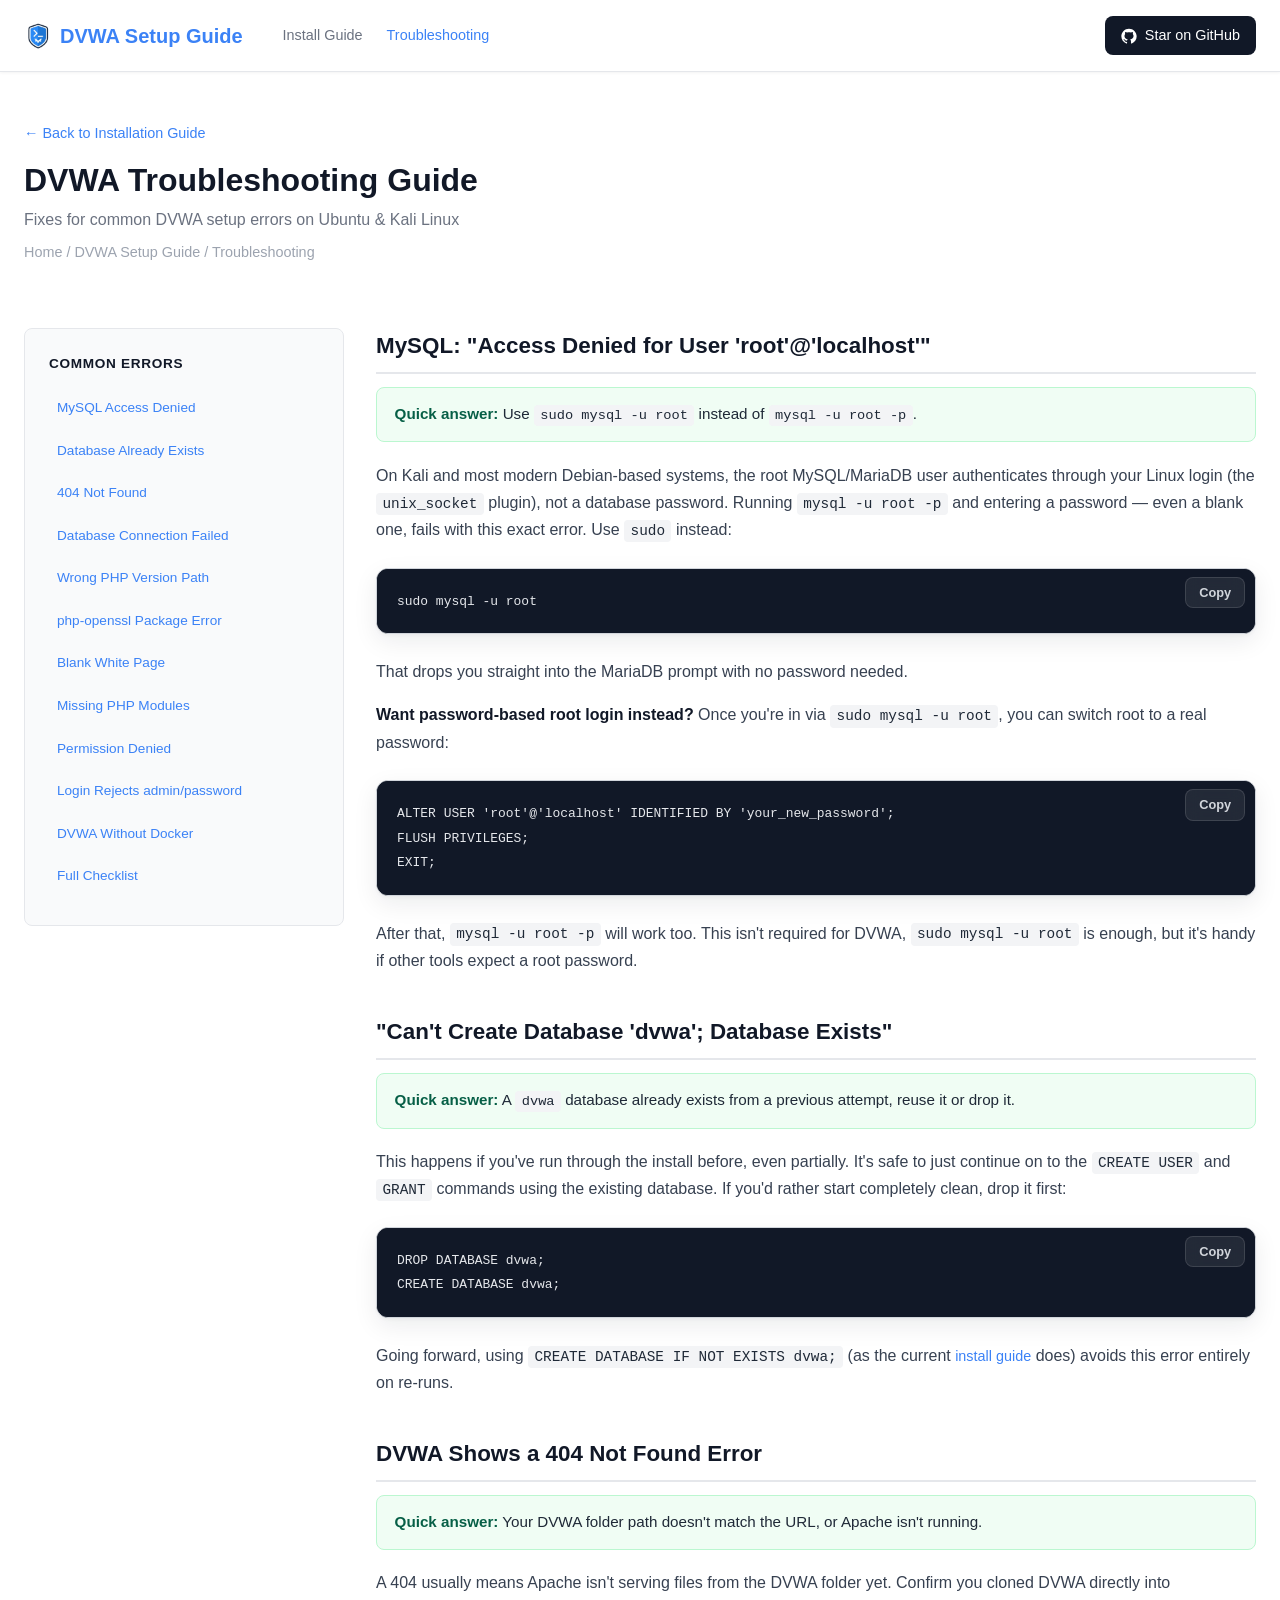
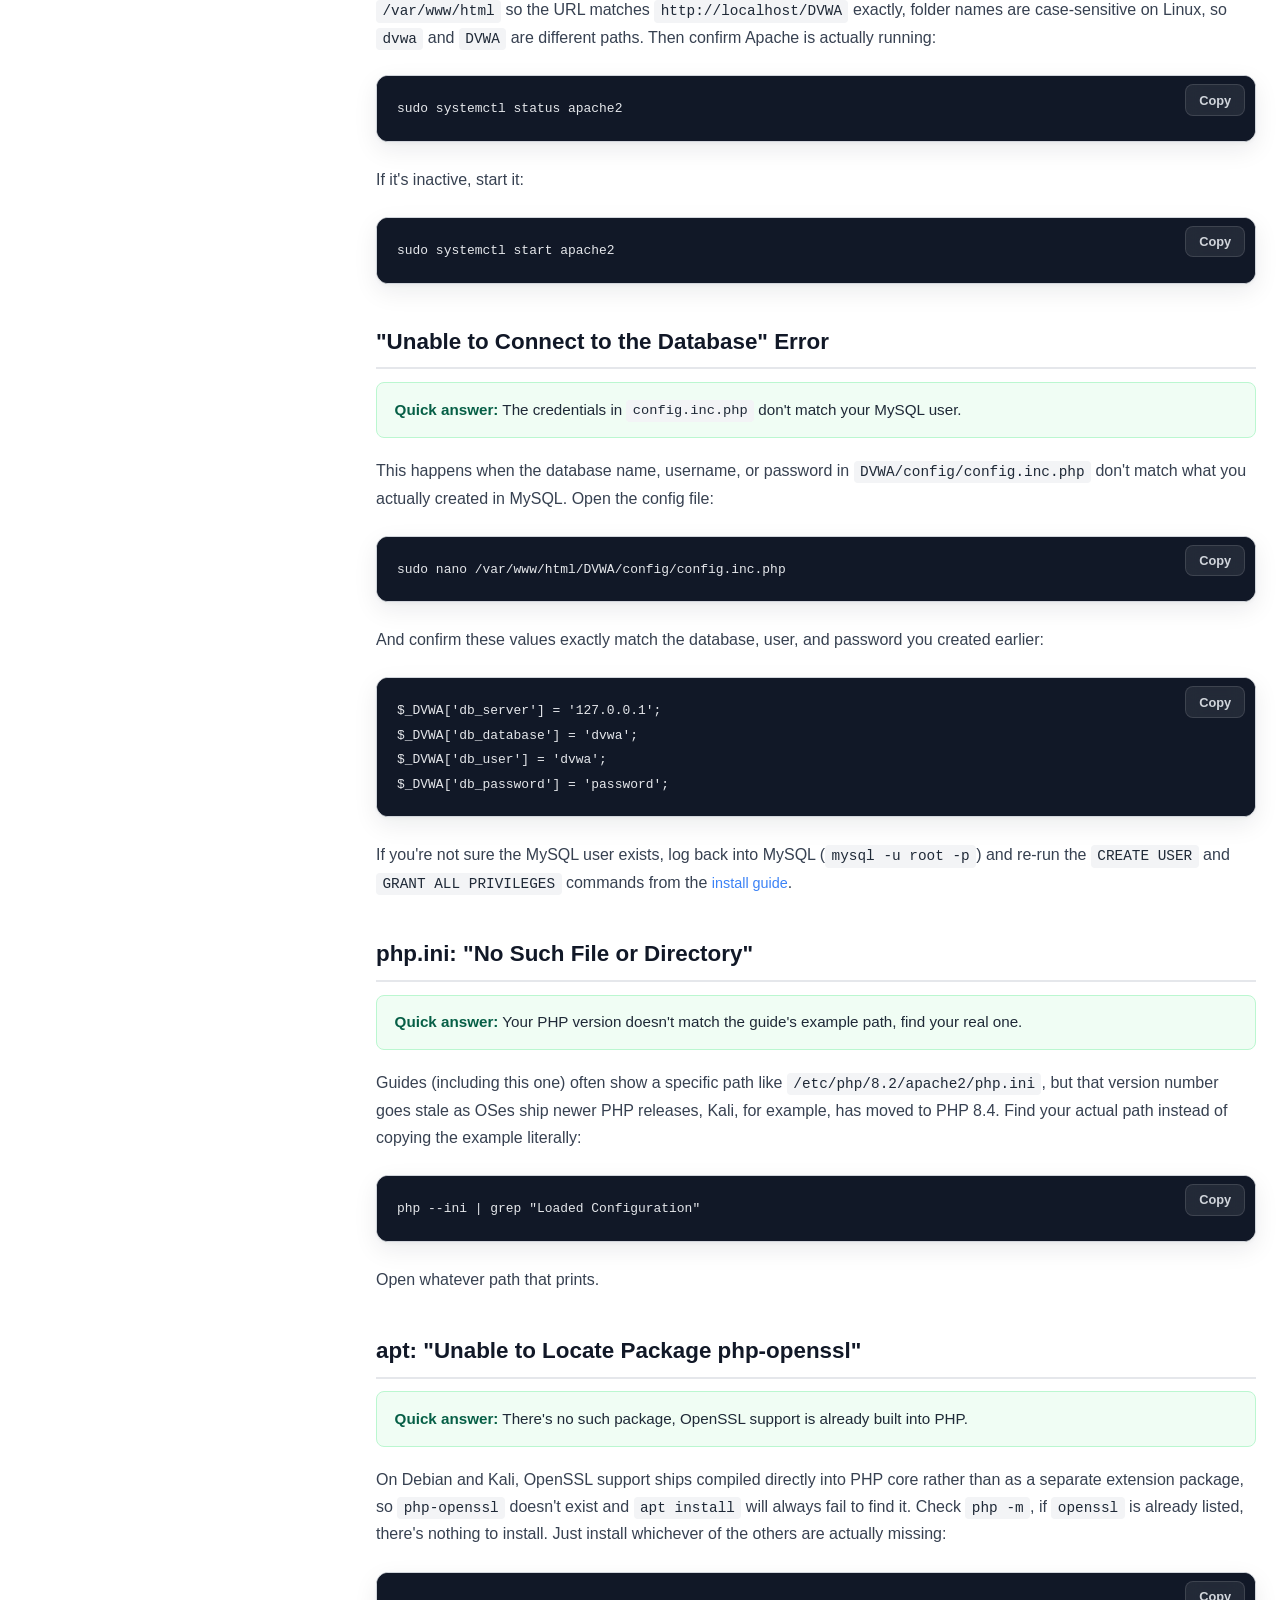
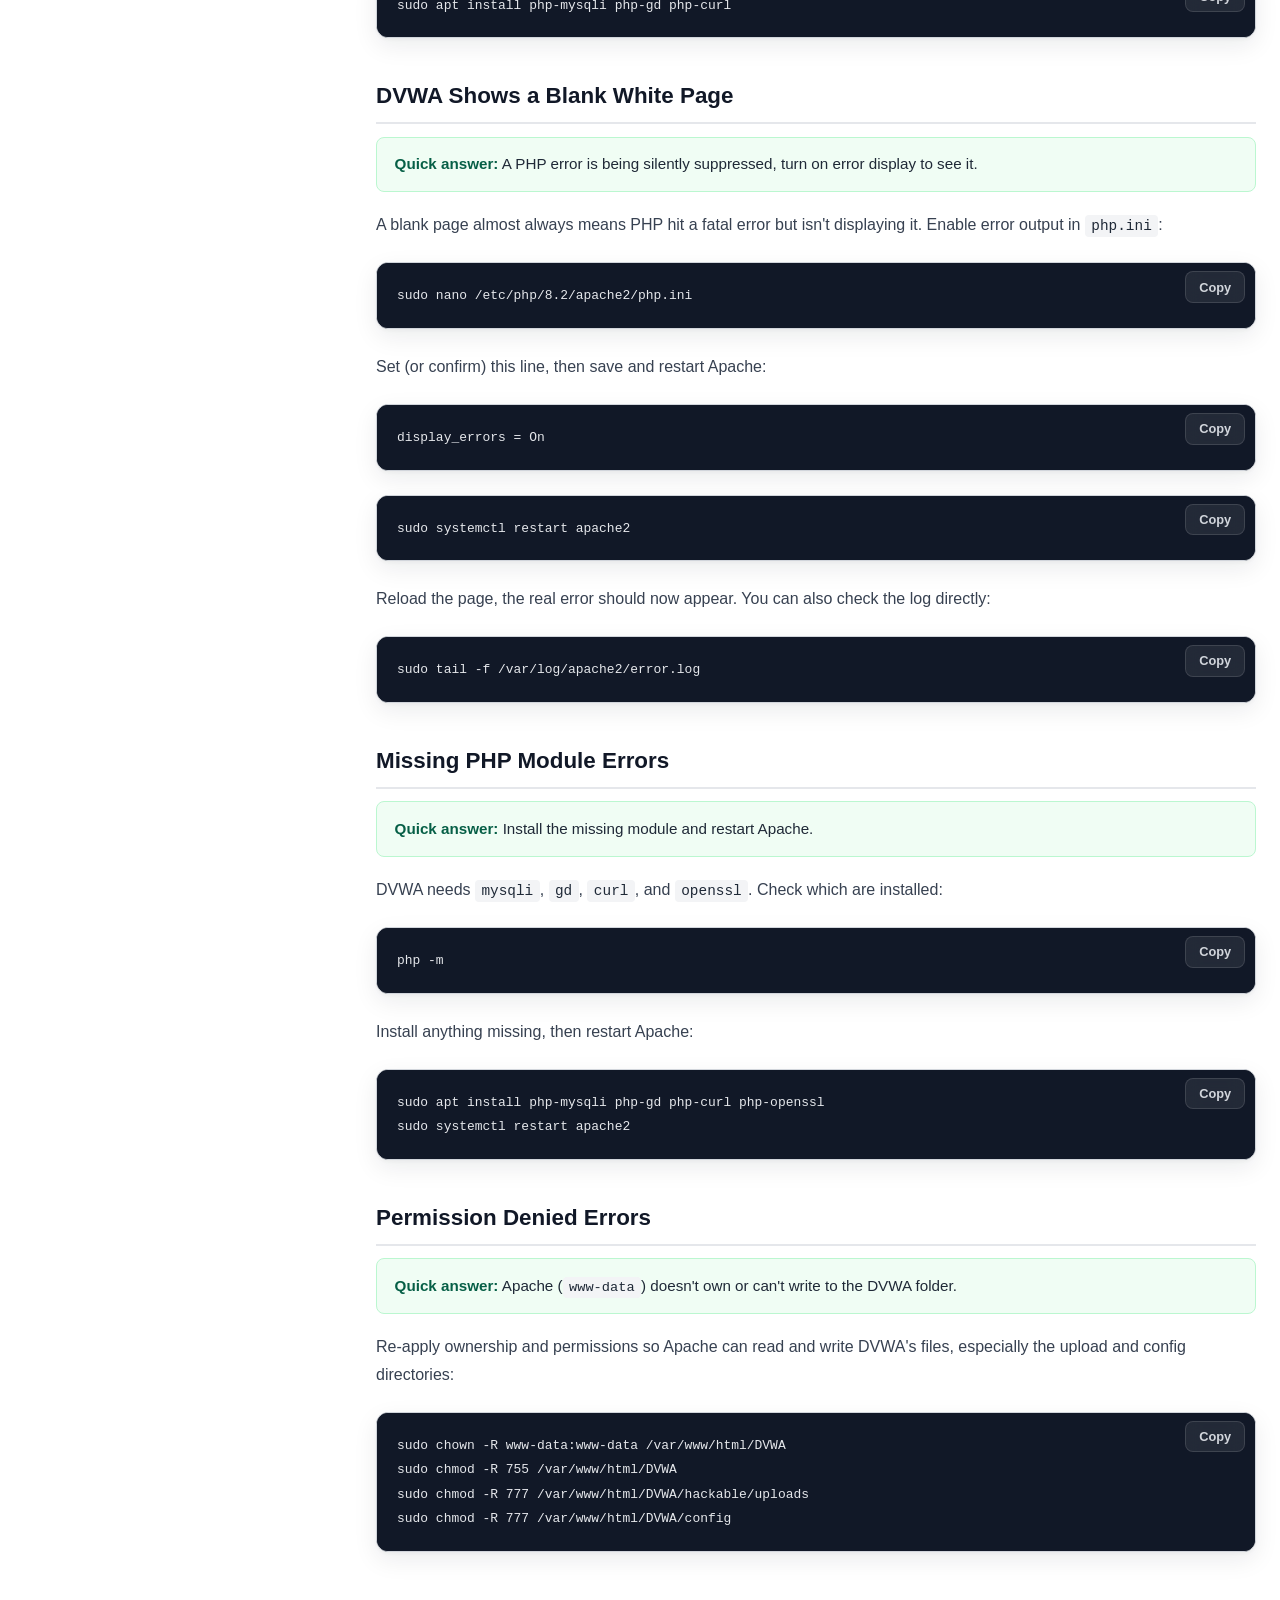
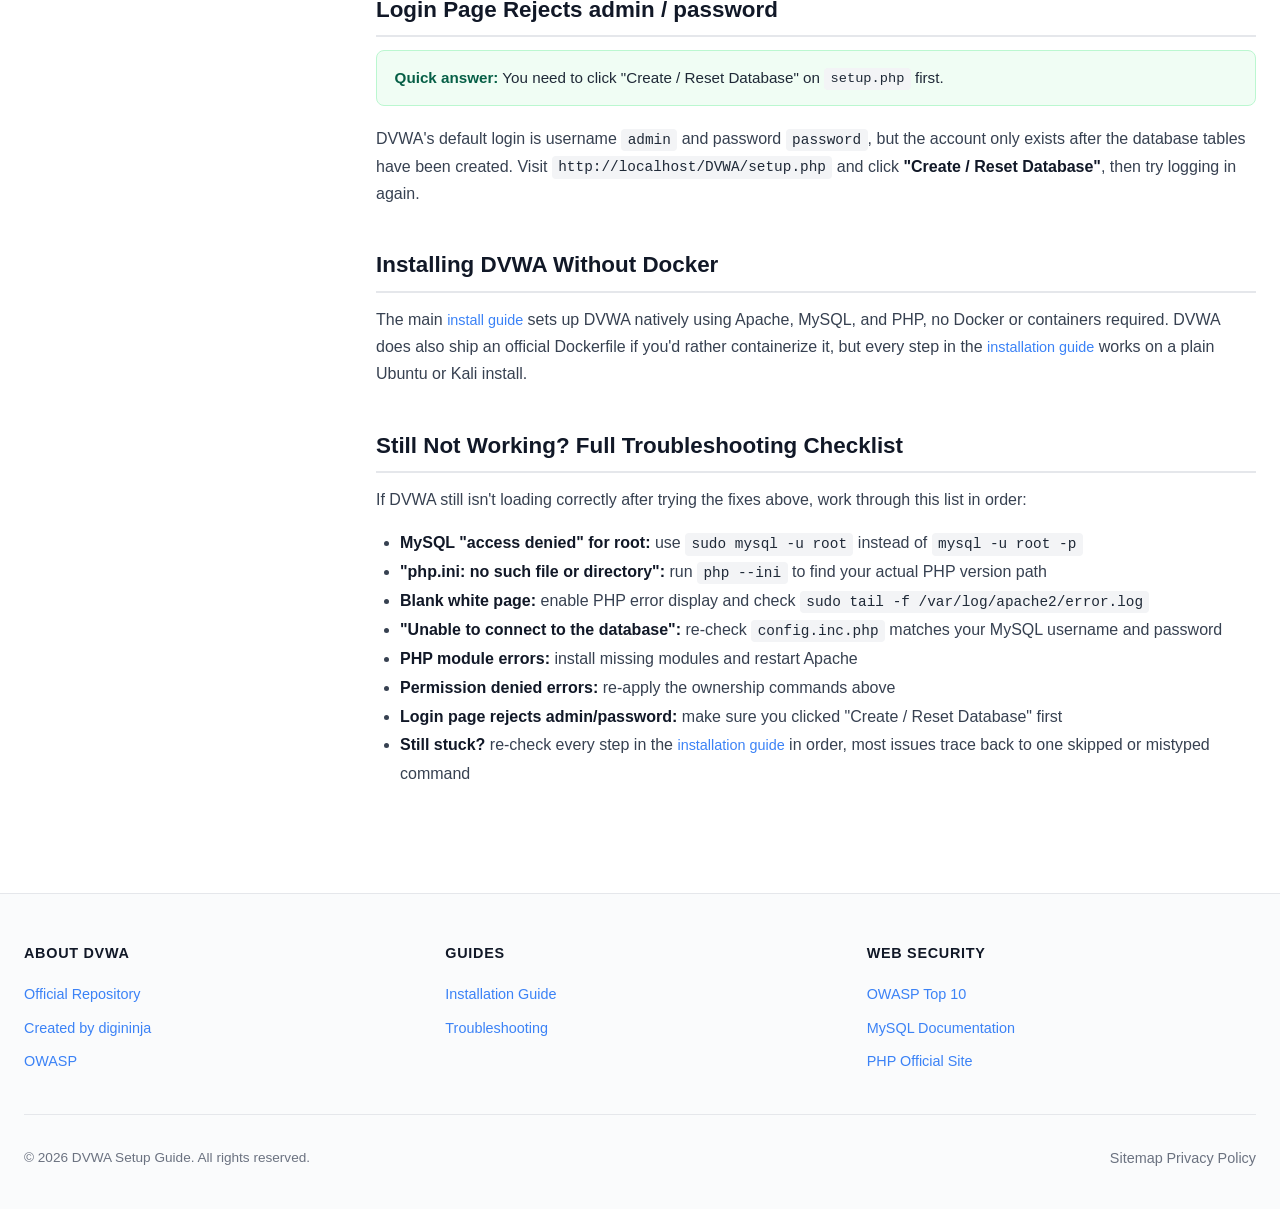
<file: troubleshooting.html>
<!doctype html>
<html lang="en">
  <head>
    <!-- ── Primary Meta ── -->
    <meta charset="UTF-8" />
    <meta name="viewport" content="width=device-width, initial-scale=1.0" />
    <meta
      name="robots"
      content="index, follow, max-snippet:-1, max-image-preview:large, max-video-preview:-1"
    />
    <title>DVWA Troubleshooting: Fix Common Setup Errors (Ubuntu & Kali)</title>
    <link rel="icon" href="./favicon.png" />
    <meta
      name="description"
      content="Fix common DVWA errors on Ubuntu and Kali Linux: 404 Not Found, database connection failures, blank pages, missing PHP modules, and permission errors, with exact fixes."
    />
    <meta
      name="keywords"
      content="DVWA troubleshooting, DVWA 404 error, DVWA database connection error, DVWA blank page, DVWA permission denied, DVWA setup errors, DVWA not working, DVWA Ubuntu error, DVWA Kali error"
    />
    <meta name="author" content="Muhammad Aqib Bashir" />
    <meta name="theme-color" content="#3b82f6" />
    <link
      rel="canonical"
      href="https://muhammad-aqib-bashir.github.io/DVWA-setup-guide/troubleshooting.html"
    />

    <!-- ── Open Graph (Facebook, LinkedIn, WhatsApp) ── -->
    <meta property="og:type" content="article" />
    <meta property="og:site_name" content="DVWA Setup Guide" />
    <meta
      property="og:title"
      content="DVWA Troubleshooting: Fix Common Setup Errors"
    />
    <meta
      property="og:description"
      content="Fix common DVWA errors on Ubuntu and Kali Linux, 404s, database connection failures, blank pages, missing PHP modules, and permission errors."
    />
    <meta
      property="og:url"
      content="https://muhammad-aqib-bashir.github.io/DVWA-setup-guide/troubleshooting.html"
    />
    <meta
      property="og:image"
      content="https://muhammad-aqib-bashir.github.io/DVWA-setup-guide/og-image.png"
    />
    <meta property="og:image:width" content="1200" />
    <meta property="og:image:height" content="630" />
    <meta
      property="og:image:alt"
      content="DVWA Troubleshooting Guide, Ubuntu and Kali Linux"
    />
    <meta property="og:locale" content="en_US" />
    <meta property="article:author" content="Muhammad Aqib Bashir" />
    <meta property="article:section" content="Web Security" />
    <meta property="article:tag" content="DVWA" />
    <meta property="article:tag" content="Troubleshooting" />
    <meta property="article:tag" content="Kali Linux" />
    <meta property="article:tag" content="Ubuntu" />
    <meta property="article:published_time" content="2026-07-31T00:00:00Z" />
    <meta property="article:modified_time" content="2026-07-31T00:00:00Z" />

    <!-- ── Twitter / X Card ── -->
    <meta name="twitter:card" content="summary_large_image" />
    <meta
      name="twitter:title"
      content="DVWA Troubleshooting: Fix Common Setup Errors"
    />
    <meta
      name="twitter:description"
      content="Fix common DVWA errors on Ubuntu and Kali Linux, 404s, database connection failures, blank pages, and more."
    />
    <meta
      name="twitter:image"
      content="https://muhammad-aqib-bashir.github.io/DVWA-setup-guide/og-image.png"
    />
    <meta
      name="twitter:image:alt"
      content="DVWA Troubleshooting Guide, Ubuntu and Kali Linux"
    />
    <meta name="twitter:creator" content="@mAqibBashir" />
    <meta name="twitter:site" content="@mAqibBashir" />

    <!-- ── Additional SEO Signals ── -->
    <meta
      name="category"
      content="Cybersecurity, Web Security, Ethical Hacking"
    />
    <meta name="coverage" content="Worldwide" />
    <meta name="rating" content="general" />
    <meta name="language" content="English" />
    <meta name="revisit-after" content="30 days" />
    <meta name="generator" content="Static HTML" />

    <script type="application/ld+json">
      {
        "@context": "https://schema.org",
        "@graph": [
          {
            "@type": "TechArticle",
            "@id": "https://muhammad-aqib-bashir.github.io/DVWA-setup-guide/troubleshooting.html#article",
            "headline": "DVWA Troubleshooting: Fix Common Setup Errors",
            "description": "Fixes for the most common DVWA setup errors on Ubuntu and Kali Linux, including 404 Not Found, database connection failures, blank pages, missing PHP modules, and permission errors.",
            "image": {
              "@type": "ImageObject",
              "url": "https://muhammad-aqib-bashir.github.io/DVWA-setup-guide/og-image.png",
              "width": 1200,
              "height": 630
            },
            "url": "https://muhammad-aqib-bashir.github.io/DVWA-setup-guide/troubleshooting.html",
            "datePublished": "2026-07-31",
            "dateModified": "2026-07-31",
            "author": {
              "@type": "Person",
              "@id": "https://github.com/Muhammad-Aqib-Bashir",
              "name": "Muhammad Aqib Bashir",
              "url": "https://github.com/Muhammad-Aqib-Bashir"
            },
            "publisher": {
              "@type": "Person",
              "name": "Muhammad Aqib Bashir",
              "url": "https://github.com/Muhammad-Aqib-Bashir"
            },
            "mainEntityOfPage": {
              "@type": "WebPage",
              "@id": "https://muhammad-aqib-bashir.github.io/DVWA-setup-guide/troubleshooting.html"
            },
            "isPartOf": {
              "@type": "TechArticle",
              "@id": "https://muhammad-aqib-bashir.github.io/DVWA-setup-guide/#article"
            },
            "articleSection": "Web Security",
            "inLanguage": "en-US",
            "proficiencyLevel": "Beginner"
          },
          {
            "@type": "BreadcrumbList",
            "itemListElement": [
              {
                "@type": "ListItem",
                "position": 1,
                "name": "Home",
                "item": "https://muhammad-aqib-bashir.github.io/"
              },
              {
                "@type": "ListItem",
                "position": 2,
                "name": "DVWA Setup Guide",
                "item": "https://muhammad-aqib-bashir.github.io/DVWA-setup-guide/"
              },
              {
                "@type": "ListItem",
                "position": 3,
                "name": "Troubleshooting",
                "item": "https://muhammad-aqib-bashir.github.io/DVWA-setup-guide/troubleshooting.html"
              }
            ]
          },
          {
            "@type": "FAQPage",
            "mainEntity": [
              {
                "@type": "Question",
                "name": "Why does DVWA show a 404 Not Found error?",
                "acceptedAnswer": {
                  "@type": "Answer",
                  "text": "A 404 usually means Apache isn't serving files from the DVWA folder, or the folder wasn't cloned into /var/www/html. Confirm the folder path and capitalization match the URL exactly, and that Apache is running."
                }
              },
              {
                "@type": "Question",
                "name": "How do I fix 'Unable to connect to the database' in DVWA?",
                "acceptedAnswer": {
                  "@type": "Answer",
                  "text": "This means the credentials in config.inc.php don't match the MySQL user you created. Re-check the db_user and db_password values against the CREATE USER command you ran in MySQL."
                }
              },
              {
                "@type": "Question",
                "name": "Can I install DVWA without Docker?",
                "acceptedAnswer": {
                  "@type": "Answer",
                  "text": "Yes. DVWA can be installed natively with Apache, MySQL, and PHP on Ubuntu or Kali Linux without any Docker or container setup."
                }
              },
              {
                "@type": "Question",
                "name": "Why is DVWA showing a blank white page?",
                "acceptedAnswer": {
                  "@type": "Answer",
                  "text": "A blank page usually means a PHP error is being silently suppressed. Enable display_errors in php.ini and check the Apache error log to see the underlying cause."
                }
              }
            ]
          }
        ]
      }
    </script>

    <!-- Google Analytics -->
    <script
      async
      src="https://www.googletagmanager.com/gtag/js?id=G-Q8MJM8LBXM"
    ></script>
    <script src="./scripts/analytics.js"></script>

    <!-- Shared styles (used by every page) -->
    <link rel="stylesheet" href="./styles/index.css" />

    <style>
      /* Page-specific styles for the troubleshooting page (shared rules live in styles.css) */
      .fix-list {
        margin: 0 0 1rem 1.5rem;
        color: #374151;
        line-height: 1.8;
      }
      .quick-answer {
        background: #f0fdf4;
        border: 1px solid #bbf7d0;
        border-radius: 0.5rem;
        padding: 0.9rem 1.1rem;
        margin: 0 0 1.2rem;
        font-size: 0.95rem;
      }
      .quick-answer strong {
        color: #065f46;
      }
    </style>
  </head>
  <body>
    <header>
      <div class="wrapper">
        <div class="header-content">
          <a href="index.html" class="logo">
            <img src="./favicon.png" alt="DVWA Setup logo" class="logo-icon" />
            DVWA Setup Guide
          </a>
          <nav class="header-nav">
            <a href="index.html">Install Guide</a>
            <a href="troubleshooting.html" class="active">Troubleshooting</a>
          </nav>
          <a
            href="https://github.com/Muhammad-Aqib-Bashir/DVWA-setup-guide"
            target="_blank"
            rel="noopener noreferrer"
            class="github-btn"
          >
            <svg
              data-component="Octicon"
              aria-hidden="true"
              focusable="false"
              class="octicon octicon-mark-github"
              viewBox="0 0 24 24"
              width="24"
              height="24"
              fill="currentColor"
              display="inline-block"
              overflow="visible"
              style="vertical-align: text-bottom"
            >
              <path
                d="M10.226 17.284c-2.965-.36-5.054-2.493-5.054-5.256 0-1.123.404-2.336 1.078-3.144-.292-.741-.247-2.314.09-2.965.898-.112 2.111.36 2.83 1.01.853-.269 1.752-.404 2.853-.404 1.1 0 1.999.135 2.807.382.696-.629 1.932-1.1 2.83-.988.315.606.36 2.179.067 2.942.72.854 1.101 2 1.101 3.167 0 2.763-2.089 4.852-5.098 5.234.763.494 1.28 1.572 1.28 2.807v2.336c0 .674.561 1.056 1.235.786 4.066-1.55 7.255-5.615 7.255-10.646C23.5 6.188 18.334 1 11.978 1 5.62 1 .5 6.188.5 12.545c0 4.986 3.167 9.12 7.435 10.669.606.225 1.19-.18 1.19-.786V20.63a2.9 2.9 0 0 1-1.078.224c-1.483 0-2.359-.808-2.987-2.313-.247-.607-.517-.966-1.034-1.033-.27-.023-.359-.135-.359-.27 0-.27.45-.471.898-.471.652 0 1.213.404 1.797 1.235.45.651.921.943 1.483.943.561 0 .92-.202 1.437-.719.382-.381.674-.718.944-.943"
              ></path>
            </svg>
            Star on GitHub
          </a>
        </div>
      </div>
    </header>

    <main>
      <div class="wrapper">
        <section class="hero">
          <a href="index.html" class="back-link"
            >← Back to Installation Guide</a
          >
          <h1>DVWA Troubleshooting Guide</h1>
          <p>Fixes for common DVWA setup errors on Ubuntu & Kali Linux</p>
          <div class="breadcrumb">
            Home / DVWA Setup Guide / Troubleshooting
          </div>
        </section>

        <div class="main-layout">
          <aside class="sidebar-toc">
            <h2>Common Errors</h2>
            <ul id="sidebarList">
              <li><a href="#error-mysql-access">MySQL Access Denied</a></li>
              <li><a href="#error-db-exists">Database Already Exists</a></li>
              <li><a href="#error-404">404 Not Found</a></li>
              <li>
                <a href="#error-db-connection">Database Connection Failed</a>
              </li>
              <li><a href="#error-php-version">Wrong PHP Version Path</a></li>
              <li>
                <a href="#error-openssl-package">php-openssl Package Error</a>
              </li>
              <li><a href="#error-blank-page">Blank White Page</a></li>
              <li><a href="#error-php-modules">Missing PHP Modules</a></li>
              <li><a href="#error-permissions">Permission Denied</a></li>
              <li><a href="#error-login">Login Rejects admin/password</a></li>
              <li><a href="#no-docker">DVWA Without Docker</a></li>
              <li><a href="#full-checklist">Full Checklist</a></li>
            </ul>
          </aside>

          <div class="content-area">
            <nav class="toc">
              <h2>Quick Navigation</h2>
              <ul>
                <li><a href="#error-mysql-access">MySQL Access Denied</a></li>
                <li><a href="#error-db-exists">Database Already Exists</a></li>
                <li><a href="#error-404">404 Not Found</a></li>
                <li>
                  <a href="#error-db-connection">Database Connection Failed</a>
                </li>
                <li><a href="#error-php-version">Wrong PHP Version Path</a></li>
                <li>
                  <a href="#error-openssl-package">php-openssl Package Error</a>
                </li>
                <li><a href="#error-blank-page">Blank White Page</a></li>
                <li><a href="#error-php-modules">Missing PHP Modules</a></li>
                <li><a href="#error-permissions">Permission Denied</a></li>
                <li><a href="#error-login">Login Rejects admin/password</a></li>
                <li><a href="#no-docker">DVWA Without Docker</a></li>
                <li><a href="#full-checklist">Full Checklist</a></li>
              </ul>
            </nav>

            <section class="step" id="error-mysql-access">
              <h2>MySQL: "Access Denied for User 'root'@'localhost'"</h2>
              <div class="quick-answer">
                <strong>Quick answer:</strong> Use
                <code>sudo mysql -u root</code> instead of
                <code>mysql -u root -p</code>.
              </div>
              <p>
                On Kali and most modern Debian-based systems, the root
                MySQL/MariaDB user authenticates through your Linux login (the
                <code>unix_socket</code> plugin), not a database password.
                Running <code>mysql -u root -p</code> and entering a password —
                even a blank one, fails with this exact error. Use
                <code>sudo</code> instead:
              </p>
              <div class="code-block">
                <pre><code>sudo mysql -u root</code></pre>
              </div>
              <p>
                That drops you straight into the MariaDB prompt with no password
                needed.
              </p>
              <p>
                <strong>Want password-based root login instead?</strong> Once
                you're in via <code>sudo mysql -u root</code>, you can switch
                root to a real password:
              </p>
              <div class="code-block">
                <pre><code>ALTER USER 'root'@'localhost' IDENTIFIED BY 'your_new_password';
FLUSH PRIVILEGES;
EXIT;</code></pre>
              </div>
              <p>
                After that, <code>mysql -u root -p</code> will work too. This
                isn't required for DVWA, <code>sudo mysql -u root</code> is
                enough, but it's handy if other tools expect a root password.
              </p>
            </section>

            <section class="step" id="error-db-exists">
              <h2>"Can't Create Database 'dvwa'; Database Exists"</h2>
              <div class="quick-answer">
                <strong>Quick answer:</strong> A <code>dvwa</code> database
                already exists from a previous attempt, reuse it or drop it.
              </div>
              <p>
                This happens if you've run through the install before, even
                partially. It's safe to just continue on to the
                <code>CREATE USER</code> and <code>GRANT</code> commands using
                the existing database. If you'd rather start completely clean,
                drop it first:
              </p>
              <div class="code-block">
                <pre><code>DROP DATABASE dvwa;
CREATE DATABASE dvwa;</code></pre>
              </div>
              <p>
                Going forward, using
                <code>CREATE DATABASE IF NOT EXISTS dvwa;</code> (as the current
                <a href="index.html#step8">install guide</a> does) avoids this
                error entirely on re-runs.
              </p>
            </section>

            <section class="step" id="error-404">
              <h2>DVWA Shows a 404 Not Found Error</h2>
              <div class="quick-answer">
                <strong>Quick answer:</strong> Your DVWA folder path doesn't
                match the URL, or Apache isn't running.
              </div>
              <p>
                A 404 usually means Apache isn't serving files from the DVWA
                folder yet. Confirm you cloned DVWA directly into
                <code>/var/www/html</code> so the URL matches
                <code>http://localhost/DVWA</code> exactly, folder names are
                case-sensitive on Linux, so <code>dvwa</code> and
                <code>DVWA</code> are different paths. Then confirm Apache is
                actually running:
              </p>
              <div class="code-block">
                <pre><code>sudo systemctl status apache2</code></pre>
              </div>
              <p>If it's inactive, start it:</p>
              <div class="code-block">
                <pre><code>sudo systemctl start apache2</code></pre>
              </div>
            </section>

            <section class="step" id="error-db-connection">
              <h2>"Unable to Connect to the Database" Error</h2>
              <div class="quick-answer">
                <strong>Quick answer:</strong> The credentials in
                <code>config.inc.php</code> don't match your MySQL user.
              </div>
              <p>
                This happens when the database name, username, or password in
                <code>DVWA/config/config.inc.php</code> don't match what you
                actually created in MySQL. Open the config file:
              </p>
              <div class="code-block">
                <pre><code>sudo nano /var/www/html/DVWA/config/config.inc.php</code></pre>
              </div>
              <p>
                And confirm these values exactly match the database, user, and
                password you created earlier:
              </p>
              <div class="code-block">
                <pre><code>$_DVWA['db_server'] = '127.0.0.1';
$_DVWA['db_database'] = 'dvwa';
$_DVWA['db_user'] = 'dvwa';
$_DVWA['db_password'] = 'password';</code></pre>
              </div>
              <p>
                If you're not sure the MySQL user exists, log back into MySQL
                (<code>mysql -u root -p</code>) and re-run the
                <code>CREATE USER</code> and
                <code>GRANT ALL PRIVILEGES</code> commands from the
                <a href="index.html#step8">install guide</a>.
              </p>
            </section>

            <section class="step" id="error-php-version">
              <h2>php.ini: "No Such File or Directory"</h2>
              <div class="quick-answer">
                <strong>Quick answer:</strong> Your PHP version doesn't match
                the guide's example path, find your real one.
              </div>
              <p>
                Guides (including this one) often show a specific path like
                <code>/etc/php/8.2/apache2/php.ini</code>, but that version
                number goes stale as OSes ship newer PHP releases, Kali, for
                example, has moved to PHP 8.4. Find your actual path instead of
                copying the example literally:
              </p>
              <div class="code-block">
                <pre><code>php --ini | grep "Loaded Configuration"</code></pre>
              </div>
              <p>Open whatever path that prints.</p>
            </section>

            <section class="step" id="error-openssl-package">
              <h2>apt: "Unable to Locate Package php-openssl"</h2>
              <div class="quick-answer">
                <strong>Quick answer:</strong> There's no such package, OpenSSL
                support is already built into PHP.
              </div>
              <p>
                On Debian and Kali, OpenSSL support ships compiled directly into
                PHP core rather than as a separate extension package, so
                <code>php-openssl</code> doesn't exist and
                <code>apt install</code> will always fail to find it. Check
                <code>php -m</code>, if <code>openssl</code> is already listed,
                there's nothing to install. Just install whichever of the others
                are actually missing:
              </p>
              <div class="code-block">
                <pre><code>sudo apt install php-mysqli php-gd php-curl</code></pre>
              </div>
            </section>

            <section class="step" id="error-blank-page">
              <h2>DVWA Shows a Blank White Page</h2>
              <div class="quick-answer">
                <strong>Quick answer:</strong> A PHP error is being silently
                suppressed, turn on error display to see it.
              </div>
              <p>
                A blank page almost always means PHP hit a fatal error but isn't
                displaying it. Enable error output in
                <code>php.ini</code>:
              </p>
              <div class="code-block">
                <pre><code>sudo nano /etc/php/8.2/apache2/php.ini</code></pre>
              </div>
              <p>Set (or confirm) this line, then save and restart Apache:</p>
              <div class="code-block">
                <pre><code>display_errors = On</code></pre>
              </div>
              <div class="code-block">
                <pre><code>sudo systemctl restart apache2</code></pre>
              </div>
              <p>
                Reload the page, the real error should now appear. You can also
                check the log directly:
              </p>
              <div class="code-block">
                <pre><code>sudo tail -f /var/log/apache2/error.log</code></pre>
              </div>
            </section>

            <section class="step" id="error-php-modules">
              <h2>Missing PHP Module Errors</h2>
              <div class="quick-answer">
                <strong>Quick answer:</strong> Install the missing module and
                restart Apache.
              </div>
              <p>
                DVWA needs <code>mysqli</code>, <code>gd</code>,
                <code>curl</code>, and <code>openssl</code>. Check which are
                installed:
              </p>
              <div class="code-block">
                <pre><code>php -m</code></pre>
              </div>
              <p>Install anything missing, then restart Apache:</p>
              <div class="code-block">
                <pre><code>sudo apt install php-mysqli php-gd php-curl php-openssl
sudo systemctl restart apache2</code></pre>
              </div>
            </section>

            <section class="step" id="error-permissions">
              <h2>Permission Denied Errors</h2>
              <div class="quick-answer">
                <strong>Quick answer:</strong> Apache (<code>www-data</code>)
                doesn't own or can't write to the DVWA folder.
              </div>
              <p>
                Re-apply ownership and permissions so Apache can read and write
                DVWA's files, especially the upload and config directories:
              </p>
              <div class="code-block">
                <pre><code>sudo chown -R www-data:www-data /var/www/html/DVWA
sudo chmod -R 755 /var/www/html/DVWA
sudo chmod -R 777 /var/www/html/DVWA/hackable/uploads
sudo chmod -R 777 /var/www/html/DVWA/config</code></pre>
              </div>
            </section>

            <section class="step" id="error-login">
              <h2>Login Page Rejects admin / password</h2>
              <div class="quick-answer">
                <strong>Quick answer:</strong> You need to click "Create / Reset
                Database" on <code>setup.php</code> first.
              </div>
              <p>
                DVWA's default login is username <code>admin</code> and password
                <code>password</code>, but the account only exists after the
                database tables have been created. Visit
                <code>http://localhost/DVWA/setup.php</code> and click
                <strong>"Create / Reset Database"</strong>, then try logging in
                again.
              </p>
            </section>

            <section class="step" id="no-docker">
              <h2>Installing DVWA Without Docker</h2>
              <p>
                The main <a href="index.html">install guide</a> sets up DVWA
                natively using Apache, MySQL, and PHP, no Docker or containers
                required. DVWA does also ship an official Dockerfile if you'd
                rather containerize it, but every step in the
                <a href="index.html">installation guide</a> works on a plain
                Ubuntu or Kali install.
              </p>
            </section>

            <section class="step" id="full-checklist">
              <h2>Still Not Working? Full Troubleshooting Checklist</h2>
              <p>
                If DVWA still isn't loading correctly after trying the fixes
                above, work through this list in order:
              </p>
              <ul class="fix-list">
                <li>
                  <strong>MySQL "access denied" for root:</strong> use
                  <code>sudo mysql -u root</code> instead of
                  <code>mysql -u root -p</code>
                </li>
                <li>
                  <strong>"php.ini: no such file or directory":</strong> run
                  <code>php --ini</code> to find your actual PHP version path
                </li>
                <li>
                  <strong>Blank white page:</strong> enable PHP error display
                  and check
                  <code>sudo tail -f /var/log/apache2/error.log</code>
                </li>
                <li>
                  <strong>"Unable to connect to the database":</strong>
                  re-check <code>config.inc.php</code> matches your MySQL
                  username and password
                </li>
                <li>
                  <strong>PHP module errors:</strong> install missing modules
                  and restart Apache
                </li>
                <li>
                  <strong>Permission denied errors:</strong> re-apply the
                  ownership commands above
                </li>
                <li>
                  <strong>Login page rejects admin/password:</strong> make sure
                  you clicked "Create / Reset Database" first
                </li>
                <li>
                  <strong>Still stuck?</strong> re-check every step in the
                  <a href="index.html">installation guide</a> in order, most
                  issues trace back to one skipped or mistyped command
                </li>
              </ul>
            </section>
          </div>
        </div>
      </div>
    </main>

    <footer>
      <div class="wrapper">
        <div class="footer-content">
          <div class="footer-section">
            <h3>About DVWA</h3>
            <ul>
              <li>
                <a
                  href="https://github.com/digininja/DVWA"
                  target="_blank"
                  rel="noopener noreferrer"
                  >Official Repository</a
                >
              </li>
              <li>
                <a
                  href="https://github.com/digininja"
                  target="_blank"
                  rel="noopener noreferrer"
                  >Created by digininja</a
                >
              </li>
              <li>
                <a
                  href="https://owasp.org/"
                  target="_blank"
                  rel="noopener noreferrer"
                  >OWASP</a
                >
              </li>
            </ul>
          </div>
          <div class="footer-section">
            <h3>Guides</h3>
            <ul>
              <li><a href="index.html">Installation Guide</a></li>
              <li><a href="troubleshooting.html">Troubleshooting</a></li>
            </ul>
          </div>
          <div class="footer-section">
            <h3>Web Security</h3>
            <ul>
              <li>
                <a
                  href="https://owasp.org/www-project-top-ten/"
                  target="_blank"
                  rel="noopener noreferrer"
                  >OWASP Top 10</a
                >
              </li>
              <li>
                <a
                  href="https://www.mysql.com/"
                  target="_blank"
                  rel="noopener noreferrer"
                  >MySQL Documentation</a
                >
              </li>
              <li>
                <a
                  href="https://www.php.net/"
                  target="_blank"
                  rel="noopener noreferrer"
                  >PHP Official Site</a
                >
              </li>
            </ul>
          </div>
        </div>
        <div class="footer-divider"></div>
        <div class="footer-bottom">
          <p>© 2026 DVWA Setup Guide. All rights reserved.</p>
          <p>
            <a style="color: inherit" href="./sitemap.xml">Sitemap</a>
            <a style="color: inherit" href="./privacy-policy.html"
              >Privacy Policy</a
            >
          </p>
        </div>
      </div>
    </footer>

    <script>
      function addCopyButtons() {
        document.querySelectorAll(".code-block").forEach((block) => {
          if (block.querySelector(".copy-btn")) return;
          const btn = document.createElement("button");
          btn.className = "copy-btn";
          btn.textContent = "Copy";
          btn.setAttribute("aria-label", "Copy command");

          btn.addEventListener("click", async function (e) {
            e.preventDefault();
            const code = block.querySelector("pre code").textContent;
            try {
              await navigator.clipboard.writeText(code);
              this.textContent = "✓ Copied!";
              this.classList.add("copied");
              setTimeout(() => {
                this.textContent = "Copy";
                this.classList.remove("copied");
              }, 2000);
            } catch {
              const textarea = document.createElement("textarea");
              textarea.value = code;
              document.body.appendChild(textarea);
              textarea.select();
              document.execCommand("copy");
              document.body.removeChild(textarea);
              this.textContent = "✓ Copied!";
              this.classList.add("copied");
              setTimeout(() => {
                this.textContent = "Copy";
                this.classList.remove("copied");
              }, 2000);
            }
          });
          block.style.position = "relative";
          block.appendChild(btn);
        });
      }

      function updateSidebarActive() {
        const sections = document.querySelectorAll(".step");
        const links = document.querySelectorAll(".sidebar-toc a");
        let current = "";
        sections.forEach((section) => {
          if (pageYOffset >= section.offsetTop - 100) {
            current = section.getAttribute("id");
          }
        });
        links.forEach((link) => {
          link.classList.remove("active");
          if (link.getAttribute("href").slice(1) === current) {
            link.classList.add("active");
          }
        });
      }

      document.addEventListener("DOMContentLoaded", function () {
        addCopyButtons();

        // Header GitHub button click/hover tracking (same as install guide)
        const headerBtn = document.querySelector("header .github-btn");
        if (headerBtn) {
          headerBtn.addEventListener("mouseenter", function () {
            trackStarHover("header_star_btn");
          });
          headerBtn.addEventListener("click", function () {
            trackStarClick("header_star_btn");
          });
        }
      });
      window.addEventListener("scroll", updateSidebarActive);

      // Troubleshooting page completion tracking (GA4): fires once someone
      // scrolls down to the full checklist at the bottom of the page.
      trackOnView("full-checklist", "troubleshooting_page_complete", {
        event_category: "guide_progress",
        event_label: "dvwa_troubleshooting_page",
      });
    </script>
  </body>
</html>
</file>
<file: styles/index.css>
/* ============================================
   Shared styles — used by every page
   (index.html, troubleshooting.html, ...)
   Page-specific tweaks live in each page's own
   <style> block, not here.
   ============================================ */

* {
  margin: 0;
  padding: 0;
  box-sizing: border-box;
}
html {
  scroll-behavior: smooth;
}
body {
  font-family:
    -apple-system, BlinkMacSystemFont, "Segoe UI", Roboto, "Helvetica Neue",
    Arial, sans-serif;
  line-height: 1.6;
  color: #1f2937;
  background: #ffffff;
  font-size: 16px;
}
.wrapper {
  max-width: 1280px;
  margin: 0 auto;
  padding: 0 1.5rem;
}

a {
  color: #3b82f6;
  text-decoration: none;
  font-size: 0.9rem;
  transition: color 0.2s;
}
a:hover {
  color: #2563eb;
  text-decoration: underline;
}

/* ── Header ── */
header {
  background: #ffffff;
  border-bottom: 1px solid #e5e7eb;
  padding: 1rem 0;
  position: sticky;
  top: 0;
  z-index: 100;
  box-shadow: 0 1px 3px rgba(0, 0, 0, 0.05);
}
.header-content {
  display: flex;
  justify-content: space-between;
  align-items: center;
  gap: 1rem;
}
.logo {
  display: inline-flex;
  align-items: center;
  gap: 0.5rem;
  font-size: 1.25rem;
  font-weight: 700;
  color: #3b82f6;
  text-decoration: none;
  flex-shrink: 0;
}
.logo-icon {
  height: 28px;
  width: 28px;
  object-fit: contain;
  flex-shrink: 0;
}

/* Cross-page nav links in the header (e.g. Install Guide <-> Troubleshooting) */
.header-nav {
  display: flex;
  align-items: center;
  gap: 1.5rem;
  margin-right: auto;
  margin-left: 1.5rem;
}
.header-nav a {
  color: #6b7280;
  text-decoration: none;
  font-size: 0.9rem;
  font-weight: 500;
  transition: color 0.2s;
}
.header-nav a:hover,
.header-nav a.active {
  color: #3b82f6;
}

.github-btn {
  display: inline-flex;
  align-items: center;
  gap: 0.5rem;
  background: #111827;
  color: #ffffff;
  border: none;
  padding: 0.5rem 1rem;
  border-radius: 0.5rem;
  font-size: 0.9rem;
  font-weight: 500;
  cursor: pointer;
  text-decoration: none;
  transition: all 0.2s;
}
.github-btn:hover {
  background: #1f2937;
}
.github-btn svg {
  height: 16px;
  width: 16px;
}

/* ── Hero ── */
.hero {
  padding: 3rem 0 2rem;
  margin-bottom: 2rem;
}
.hero h1 {
  font-size: 2rem;
  font-weight: 700;
  margin-bottom: 0.5rem;
  color: #111827;
  line-height: 1.2;
}
.hero p {
  font-size: 1rem;
  color: #6b7280;
  margin-bottom: 0.5rem;
}
.breadcrumb {
  font-size: 0.9rem;
  color: #9ca3af;
}

/* Generic "go back / go to related page" link, used across pages */
.back-link {
  display: inline-flex;
  align-items: center;
  gap: 0.35rem;
  color: #3b82f6;
  text-decoration: none;
  font-size: 0.9rem;
  font-weight: 500;
  margin-bottom: 1rem;
}
.back-link:hover {
  text-decoration: underline;
}

/* ── Layout: sidebar TOC + content ── */
.main-layout {
  display: grid;
  grid-template-columns: 1fr;
  gap: 2rem;
}

.toc {
  background: #f9fafb;
  border: 1px solid #e5e7eb;
  padding: 1.5rem;
  margin-bottom: 2rem;
  border-radius: 0.5rem;
}
.toc h2 {
  font-size: 0.95rem;
  color: #111827;
  margin-bottom: 1rem;
  font-weight: 600;
  text-transform: uppercase;
  letter-spacing: 0.05em;
}
.toc ul {
  list-style: none;
  display: grid;
  grid-template-columns: repeat(auto-fill, minmax(200px, 1fr));
  gap: 0.5rem;
}
.toc a {
  color: #3b82f6;
  text-decoration: none;
  font-size: 0.9rem;
  transition: color 0.2s;
  display: block;
  padding: 0.3rem 0;
}
.toc a:hover {
  color: #2563eb;
  text-decoration: underline;
}

.sidebar-toc {
  display: none;
}

@media (min-width: 1200px) {
  .main-layout {
    grid-template-columns: 320px 1fr;
  }
  .toc {
    display: none;
  }
  .sidebar-toc {
    display: block;
    position: sticky;
    top: 5rem;
    height: fit-content;
    background: #f9fafb;
    border: 1px solid #e5e7eb;
    padding: 1.5rem;
    border-radius: 0.5rem;
    max-height: calc(100vh - 6rem);
    overflow-y: auto;
  }
  .sidebar-toc h2 {
    font-size: 0.85rem;
    color: #111827;
    margin-bottom: 1rem;
    font-weight: 600;
    text-transform: uppercase;
    letter-spacing: 0.05em;
  }
  .sidebar-toc ul {
    list-style: none;
  }
  .sidebar-toc li {
    padding: 0;
    margin-bottom: 0.5rem;
  }
  .sidebar-toc a {
    color: #3b82f6;
    text-decoration: none;
    font-size: 0.85rem;
    transition: all 0.2s;
    display: block;
    padding: 0.4rem 0.5rem;
    border-radius: 0.375rem;
  }
  .sidebar-toc a:hover {
    background: #e0e7ff;
    color: #2563eb;
  }
  .sidebar-toc a.active {
    background: #dbeafe;
    color: #1e40af;
    font-weight: 600;
  }
}

/* ── Step / content sections (shared by guide steps and troubleshooting entries) ── */
.step {
  margin-bottom: 2.5rem;
  scroll-margin-top: 6rem;
}
.step h2 {
  font-size: 1.4rem;
  font-weight: 700;
  color: #111827;
  margin-bottom: 0.8rem;
  padding-bottom: 0.5rem;
  border-bottom: 2px solid #e5e7eb;
}
.step h3 {
  font-size: 1.1rem;
  font-weight: 700;
  color: #111827;
  margin: 1.5rem 0 0.6rem;
}
.step p {
  margin-bottom: 1rem;
  color: #374151;
  line-height: 1.7;
}
.step strong {
  color: #111827;
  font-weight: 600;
}

/* ── Code blocks ── */

.code-block {
  position: relative;
  margin: 1.5rem 0;
  border: 1px solid #d1d5db;
  border-radius: 12px;
  overflow: hidden;
  background: #111827;
  box-shadow:
    0 8px 24px rgba(15, 23, 42, 0.08),
    0 2px 4px rgba(15, 23, 42, 0.04);
  transition:
    transform 0.2s ease,
    box-shadow 0.2s ease;
}

/* .code-block::before {
  content: "";
  display: block;
  height: 42px;
  background: linear-gradient(to bottom, #1f2937, #111827);
  border-bottom: 1px solid #374151;
}

.code-block::after {
  content: "";
  position: absolute;
  top: 14px;
  left: 16px;
  width: 10px;
  height: 10px;
  border-radius: 50%;
  background: #ef4444;
  box-shadow:
    18px 0 #f59e0b,
    36px 0 #22c55e;
} */

.code-block pre {
  margin: 0;
  padding: 1.25rem;
  overflow-x: auto;

  background: #111827;
  color: #e5e7eb;

  font-family: "SF Mono", "JetBrains Mono", "Fira Code", Consolas, monospace;

  font-size: 0.9rem;
  line-height: 1.7;
}

.code-block pre::-webkit-scrollbar {
  height: 8px;
}

.code-block pre::-webkit-scrollbar-thumb {
  background: #475569;
  border-radius: 999px;
}

.code-block pre::-webkit-scrollbar-track {
  background: transparent;
}

.copy-btn {
  position: absolute;
  top: 8px;
  right: 10px;
  z-index: 10;

  background: rgba(255, 255, 255, 0.08);
  color: #d1d5db;

  border: 1px solid rgba(255, 255, 255, 0.12);

  border-radius: 8px;

  padding: 0.45rem 0.8rem;

  font-size: 0.8rem;
  font-weight: 600;

  cursor: pointer;

  backdrop-filter: blur(8px);

  transition: 0.2s;
}

.copy-btn:hover {
  background: rgba(255, 255, 255, 0.16);
  color: white;
}

.copy-btn.copied {
  background: #10b981;
  color: white;
  border-color: #10b981;
}

/* ── Callout boxes ── */
.info-box {
  background: #eff6ff;
  border-left: 4px solid #3b82f6;
  padding: 1rem;
  margin: 1.2rem 0;
  border-radius: 0.375rem;
  font-size: 0.95rem;
  line-height: 1.6;
}
.warning-box {
  background: #fef2f2;
  border-left: 4px solid #ef4444;
  padding: 1rem;
  margin: 1.2rem 0;
  border-radius: 0.375rem;
  font-size: 0.95rem;
}
.success-box {
  background: #f0fdf4;
  border-left: 4px solid #10b981;
  padding: 1rem;
  margin: 1.2rem 0;
  border-radius: 0.375rem;
  font-size: 0.95rem;
}

code {
  background: #f3f4f6;
  color: #1f2937;
  padding: 0.2rem 0.4rem;
  border-radius: 0.25rem;
  font-family: monospace;
  font-size: 0.9em;
}
pre code {
  background: none;
  color: inherit;
  padding: 0;
}

/* ── Footer ── */
footer {
  border-top: 1px solid #e5e7eb;
  padding: 3rem 0;
  margin-top: 4rem;
  background: #fafbfc;
}
.footer-content {
  display: grid;
  grid-template-columns: repeat(auto-fit, minmax(250px, 1fr));
  gap: 2rem;
  margin-bottom: 2rem;
}
.footer-section h3 {
  font-size: 0.9rem;
  font-weight: 700;
  color: #111827;
  margin-bottom: 1rem;
  text-transform: uppercase;
  letter-spacing: 0.05em;
}
.footer-section ul {
  list-style: none;
}
.footer-section li {
  margin-bottom: 0.5rem;
}

.footer-divider {
  height: 1px;
  background: #e5e7eb;
  margin: 2rem 0;
}
.footer-bottom {
  display: flex;
  justify-content: space-between;
  align-items: center;
  flex-wrap: wrap;
  gap: 1rem;
  color: #6b7280;
  font-size: 0.85rem;
  text-align: center;
}

/* ── Responsive ── */
@media (max-width: 640px) {
  .wrapper {
    padding: 0 1rem;
  }
  .hero h1 {
    font-size: 1.5rem;
  }
  .step h2 {
    font-size: 1.25rem;
  }
  .code-block pre {
    font-size: 0.8rem;
    padding: 0.75rem;
  }
  .copy-btn {
    padding: 0.3rem 0.6rem;
    font-size: 0.75rem;
    top: 0.5rem;
    right: 0.5rem;
  }
  .footer-content {
    grid-template-columns: 1fr;
  }
  .footer-bottom {
    flex-direction: column;
  }
  .header-nav {
    display: none;
  }
}

a:focus,
button:focus {
  outline: 2px solid #3b82f6;
  outline-offset: 2px;
}
</file>
